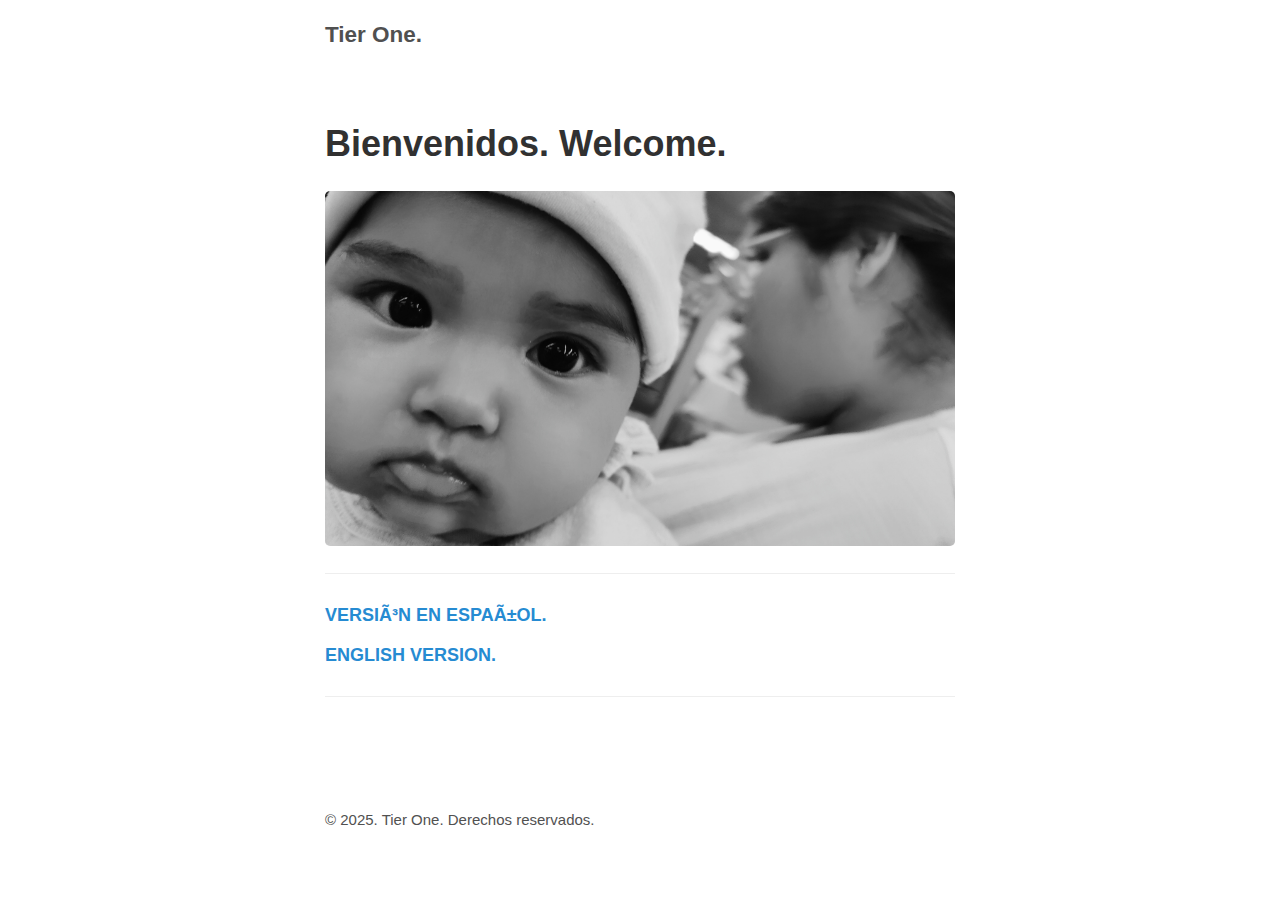
<file: index.html>
<!doctype html>
<html prefix="og: https://ogp.me/ns#">

	<head>
		<meta charset='UTF-8.html'>
		<meta name='viewport' content='width=device-width initial-scale=1.html'>
		<title>Tier One</title>
		<link rel="stylesheet" href="styles.css">
		<link rel="apple-touch-icon" sizes="180x180" href="favicon_io/apple-touch-icon.png">
		<link rel="icon" type="image/png" sizes="32x32" href="favicon_io/favicon-32x32.png">
		<link rel="icon" type="image/png" sizes="16x16" href="favicon_io/favicon-16x16.png">
		<link rel="manifest" href="favicon_io/site.webmanifest">
		<meta property="og:title" content="Tier One English." />
		<meta property="og:description" content="Bienvenidos. Welcome." />
		<meta property="og:type" content="website" />
		<meta property="og:url" content="https://wallaceheller.github.io/tier-one-english/" />
		<meta property="og:image" content="https://wallaceheller.github.io/tier-one-english/img/bg8-alt-tiny.jpg" name="image">
		<link rel="canonical" href="https://wallaceheller.github.io/tier-one-english/" />
	</head>

	<body>
		<div class="container content">
			<header class="masthead">
				<h3 class="masthead-title" style="display:inline-block;">
					Tier One.</h3>
                    <span style="display:inline-block;font-size:1.25rem;"></span>
			</header>
			<h1>Bienvenidos. Welcome.</h1>
			<img src="img/bg8.jpg">
			<hr>
			<p style="text-transform: uppercase; font-weight: 700;"><a href="es/index.html">Versión&nbsp;en&nbsp;español.</a></p>
			<p style="text-transform: uppercase; font-weight: 700;"><a href="en/index.html">English&nbsp;Version.</a></p>
			<hr>
            <p>&nbsp;</p>
			<p>&nbsp;</p>
			<footer class="footer">
				<small>
					&copy; 2025. Tier One. Derechos reservados.
				</small>
			</footer>
		</div>
	</body>

</html>
</file>
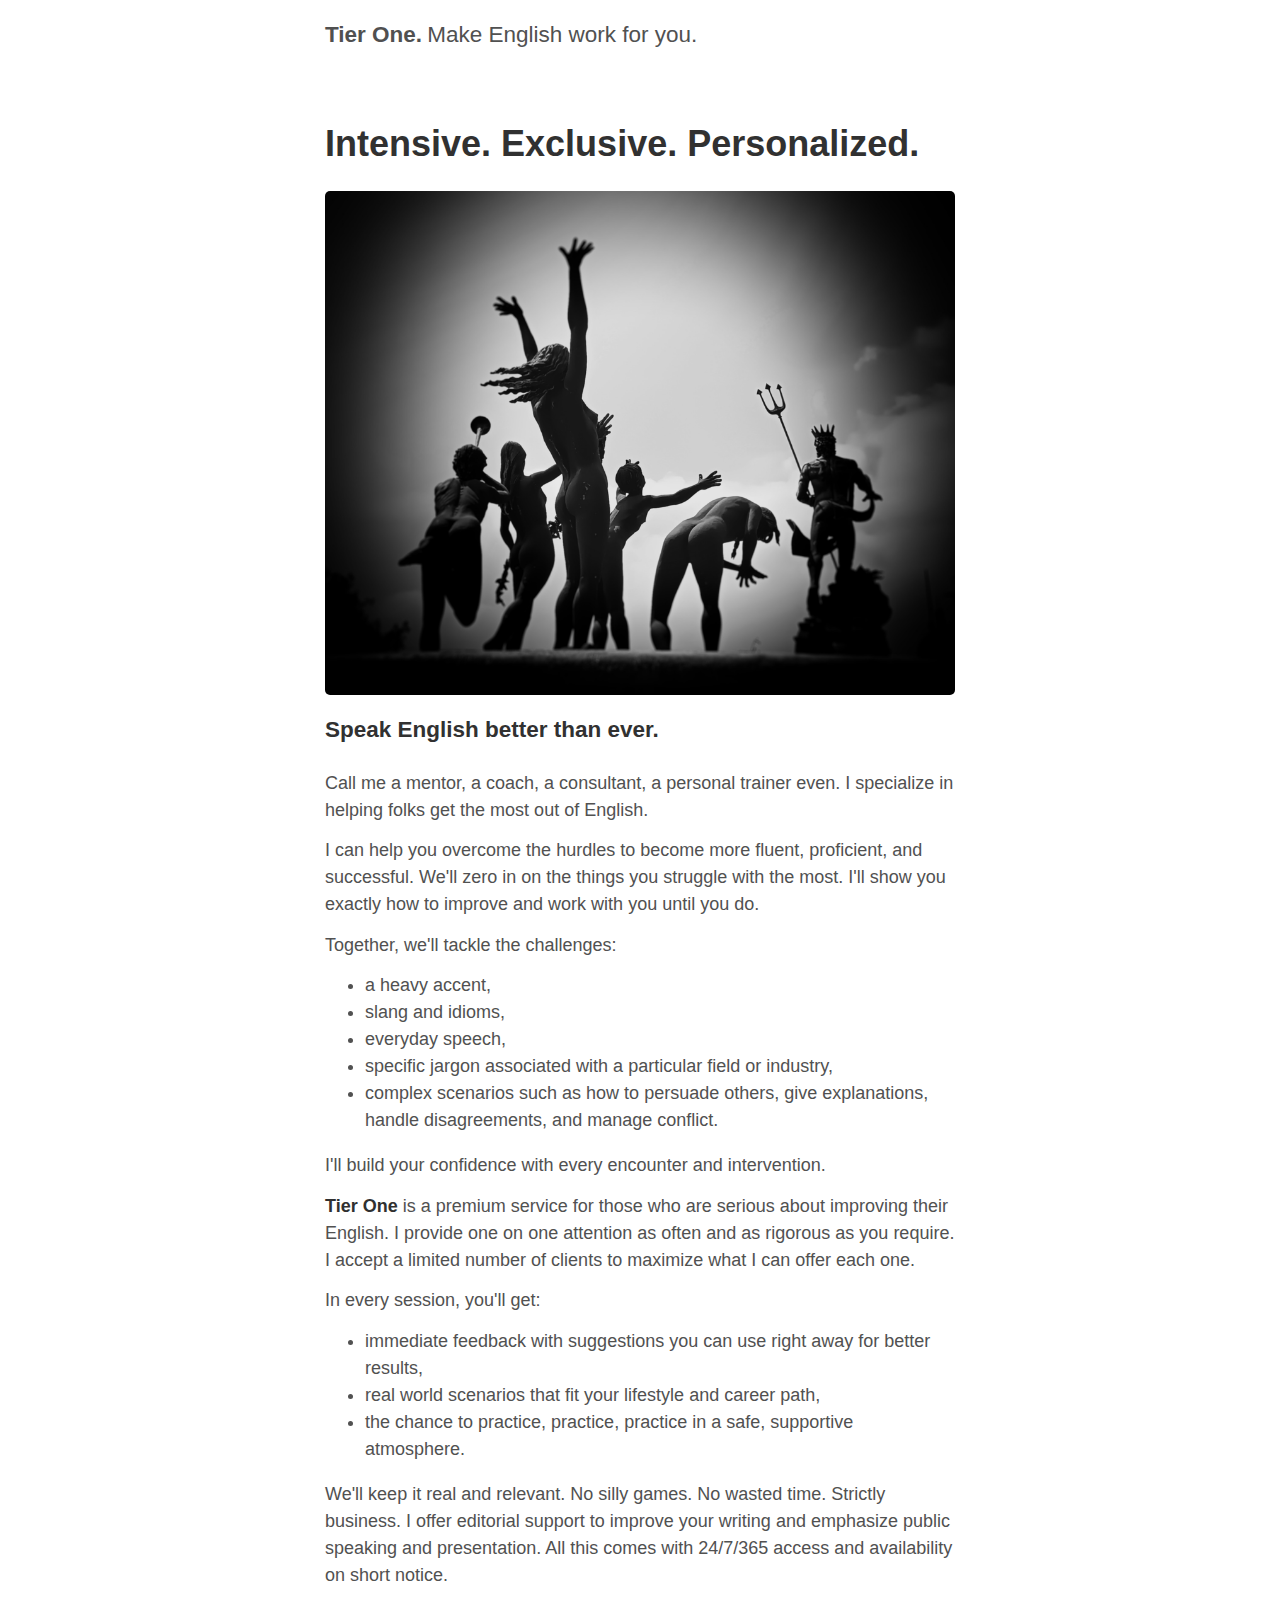
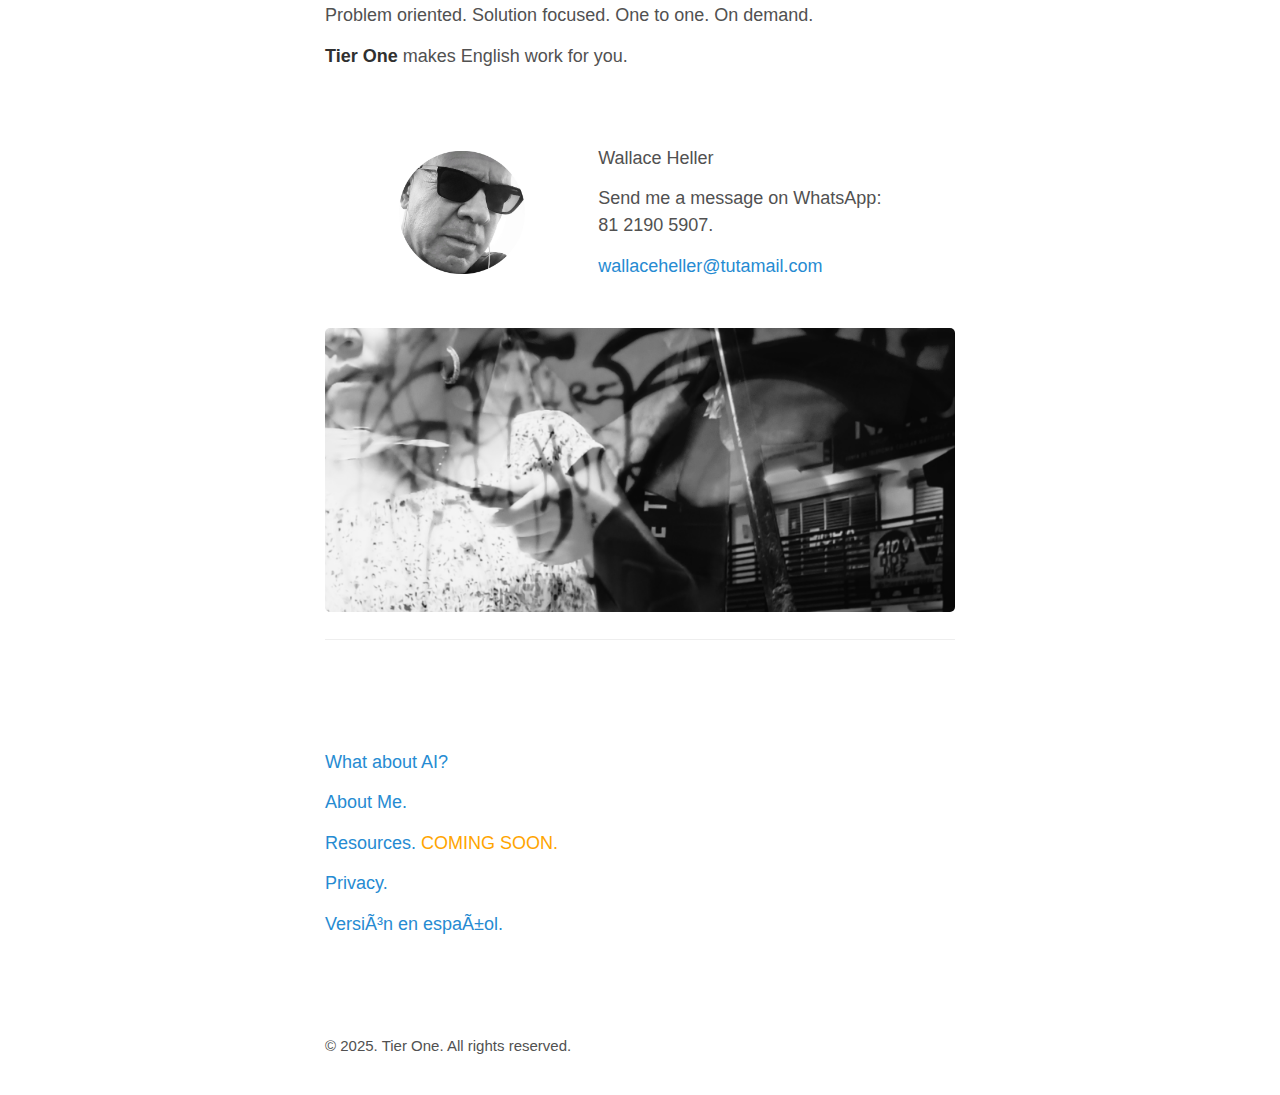
<file: en/index.html>
<!doctype html>
<html prefix="og: https://ogp.me/ns#">

	<head>
		<meta charset='UTF-8.html'>
		<meta name='viewport' content='width=device-width initial-scale=1.html'>
		<title>Tier One</title>
		<link rel="stylesheet" href="../styles.css">
		<link rel="apple-touch-icon" sizes="180x180" href="../favicon_io/apple-touch-icon.png">
		<link rel="icon" type="image/png" sizes="32x32" href="../favicon_io/favicon-32x32.png">
		<link rel="icon" type="image/png" sizes="16x16" href="../favicon_io/favicon-16x16.png">
		<link rel="manifest" href="../favico_io/site.webmanifest">
		<meta property="og:title" content="Intensive. Exclusive. Personalized." />
		<meta property="og:description" content="I specialize in helping folks get the most out of English." />
		<meta property="og:type" content="website" />
		<meta property="og:url" content="https://wallaceheller.github.io/tier-one-english/en/index.html" />
		<meta property="og:image" content="https://wallaceheller.github.io/en/img/social.png?v=5" name="image">
		<link rel="canonical" href="https://wallaceheller.github.io/tier-one-english/en/index.html" />
	</head>

	<body>
		<div class="container content">
			<header class="masthead">
				<h3 class="masthead-title" style="display:inline-block;">
					Tier One.</h3>
                    <span style="display:inline-block;font-size:1.25rem;">Make English work for you.</span>
			</header>
			<h1>Intensive. Exclusive. Personalized.</h1>
			<img src="../img/inicio-1.jpg">
			<p class="caption"></p>
			<br>
			<h3>Speak English better than ever.</h3>
			
			<p>Call me a mentor, a coach, a consultant, a personal trainer even. I specialize in helping folks get the most out of English.
				
			<p>I can help you overcome the hurdles to become more fluent, proficient, and successful. We'll zero in on the things you struggle with the most. I'll show you exactly how to improve and work with you until you do.</p>

			<p>Together, we'll tackle the challenges:
				<ul>
					<li>a heavy accent,</li>
					<li>slang and idioms,</li>
					<li>everyday speech,</li>
					<li>specific jargon associated with a particular field or industry,</li>
					<li>complex scenarios such as how to persuade others, give explanations, handle disagreements, and manage conflict.</li>
				</ul>
				I'll build your confidence with every encounter and intervention.</p>
			<p><strong>Tier One</strong> is a premium service for those who are serious about improving their English. I provide one on one attention as often and as rigorous as you require. I accept a limited number of clients to maximize what I can offer each one.</p>
			<p>In every session, you'll get:
				<ul>
					<li>immediate feedback with suggestions you can use right away for better results,</li>
					<li>real world scenarios that fit your lifestyle and career path,</li>
					<li>the chance to practice, practice, practice in a safe, supportive atmosphere.</li>
				</ul>
				We'll keep it real and relevant. No silly games. No wasted time. Strictly business. I offer editorial support to improve your writing and emphasize public speaking and presentation. All this comes with 24/7/365 access and availability on short notice.</p>
			<p>Problem oriented. Solution focused. One to one. On demand.</p>
			<p><strong>Tier One</strong> makes English work for you.</p>
			<p>&nbsp;</p>
			<div style="display: flex;align-items: center;justify-content: space-evenly;">
				<img src="../img/wallace-avatar-tiny.png" style="width:20%;">
				<div id="contact">
					<p>Wallace Heller</p>
					<p>Send me a message on WhatsApp:<br>81 2190 5907.</p>
					<p><a href='mailto:wallaceheller@tutamail.com' target='_blank' class='url'>wallaceheller@tutamail.com</a></p>
				</div>
			</div>
			<img src="../img/inicio-2.jpg">
			<hr>
            <p>&nbsp;</p>
			<p>&nbsp;</p>
			<p><a href="AI.html">What about AI?</a></p>
			<p><a href="about.html">About Me.</a></p>
			<p><a href="resources.html">Resources.</a><span style="color:orange;"> COMING SOON.</span></p>
			<p><a href="privacy.html">Privacy.</a></p>
			<p><a href="https://wallaceheller.github.io/tier-one-english/es/index.html">Versión en español.</a></p>
            <p>&nbsp;</p>
			<p>&nbsp;</p>
			<footer class="footer">
				<small>
					&copy; 2025. Tier One. All rights reserved.
				</small>
			</footer>
		</div>
	</body>

</html>
</file>
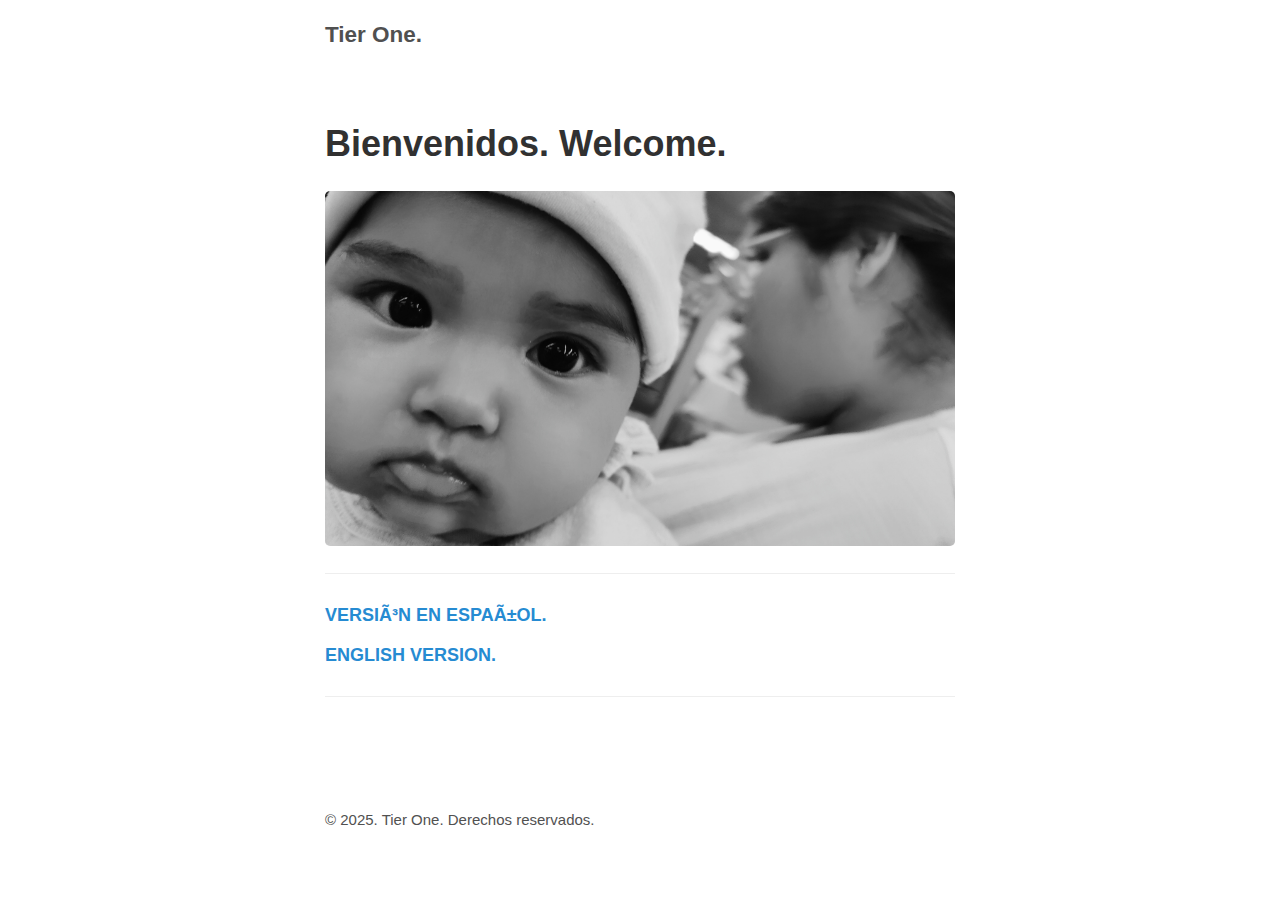
<file: entrada/index.html>
<!doctype html>
<html prefix="og: https://ogp.me/ns#">

	<head>
		<meta charset='UTF-8.html'>
		<meta name='viewport' content='width=device-width initial-scale=1.html'>
		<title>TIER ONE</title>
		<link rel="stylesheet" href="styles.css">
		<link rel="apple-touch-icon" sizes="180x180" href="favicon_io/apple-touch-icon.png">
		<link rel="icon" type="image/png" sizes="32x32" href="favicon_io/favicon-32x32.png">
		<link rel="icon" type="image/png" sizes="16x16" href="favicon_io/favicon-16x16.png">
		<link rel="manifest" href="favicon_io/site.webmanifest">
		<meta property="og:title" content="Tier One English." />
		<meta property="og:description" content="Bienvenidos. Welcome." />
		<meta property="og:type" content="website" />
		<meta property="og:url" content="https://tier-one-english.github.io/entrada/" />
		<meta property="og:image" content="https://tier-one-english.github.io/entrada/img/bg8-alt-tiny.jpg" name="image">
		<link rel="canonical" href="https://tier-one-english.github.io/entrada/" />
	</head>

	<body>
		<div class="container content">
			<header class="masthead">
				<h3 class="masthead-title" style="display:inline-block;">
					Tier One.</h3>
                    <span style="display:inline-block;font-size:1.25rem;"></span>
			</header>
			<h1>Bienvenidos. Welcome.</h1>
			<img src="img/bg8.jpg">
			<hr>
			<p style="text-transform: uppercase; font-weight: 700;"><a href="https://tier-one-english.github.io/es/">Versión&nbsp;en&nbsp;español.</a></p>
			<p style="text-transform: uppercase; font-weight: 700;"><a href="https://tier-one-english.github.io/en/">English&nbsp;Version.</a></p>
			<hr>
            <p>&nbsp;</p>
			<p>&nbsp;</p>
			<footer class="footer">
				<small>
					&copy; 2025. Tier One. Derechos reservados.
				</small>
			</footer>
		</div>
	</body>

</html>
</file>
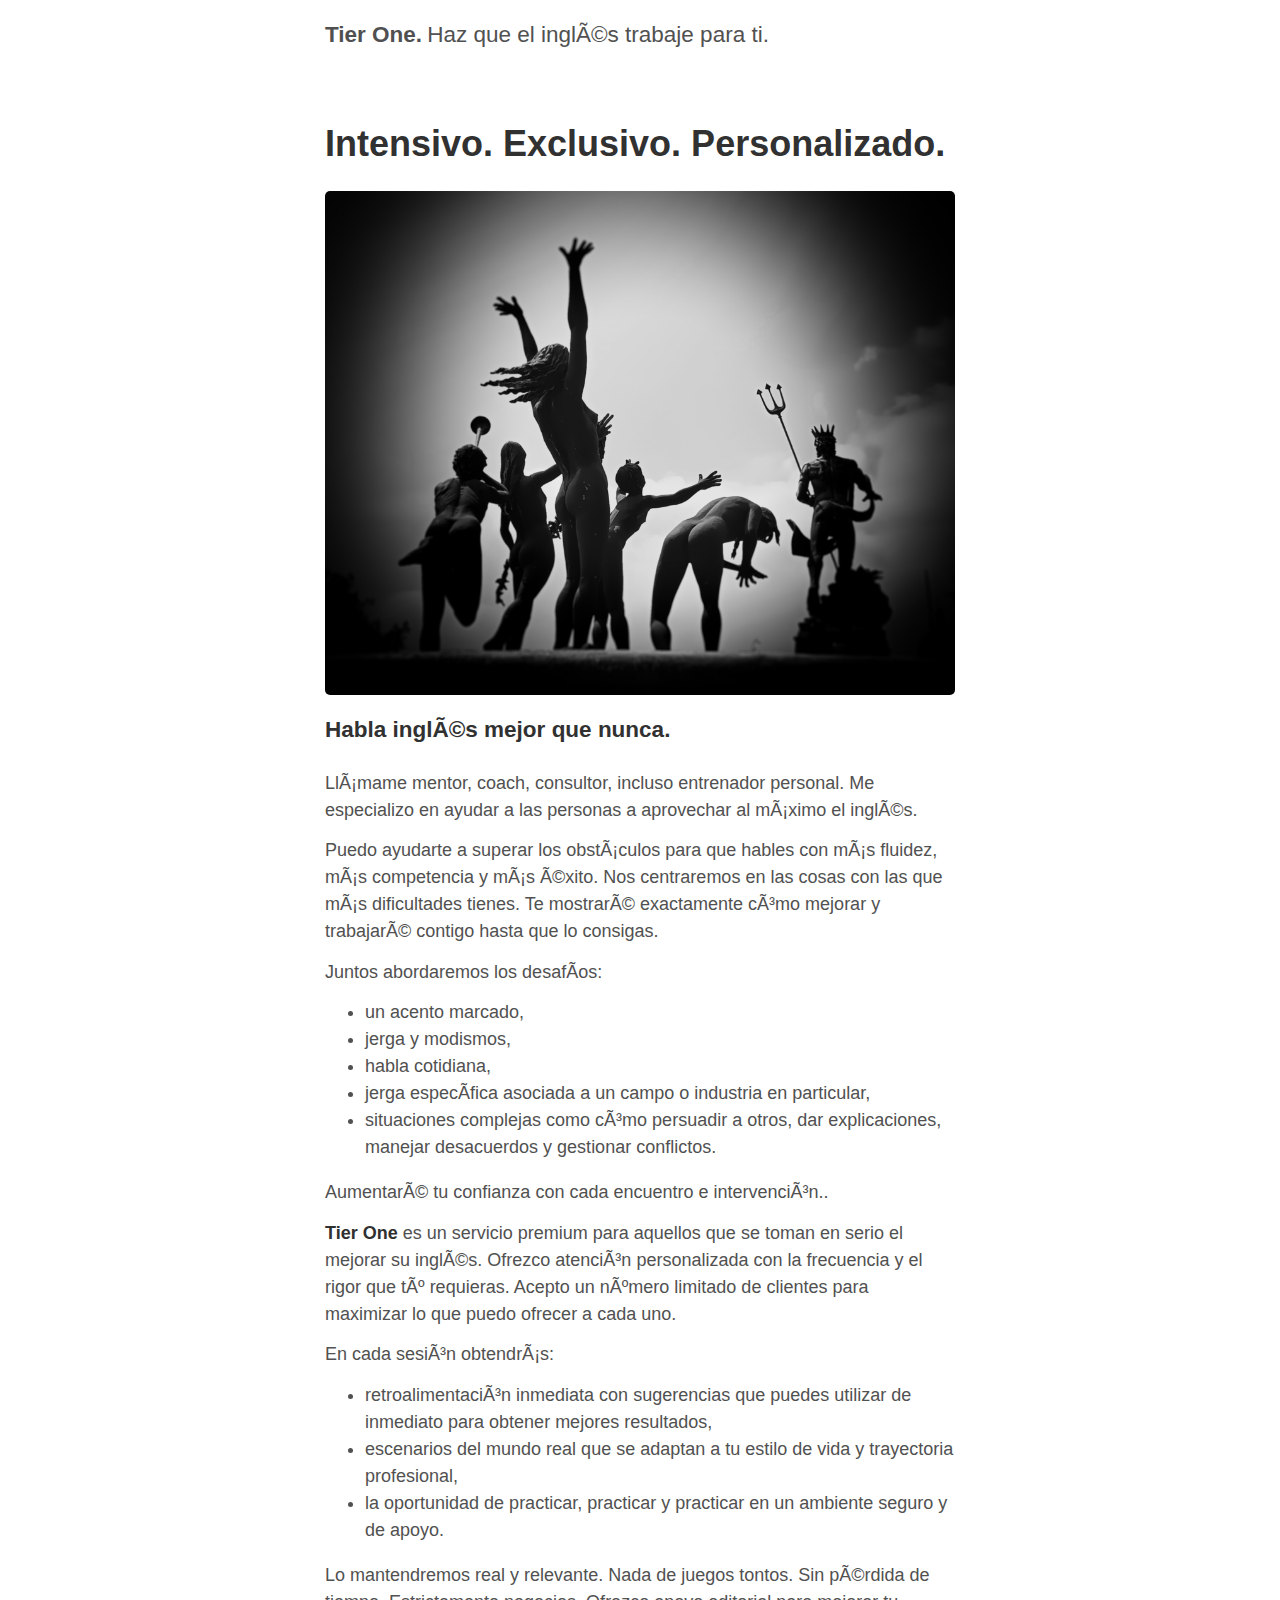
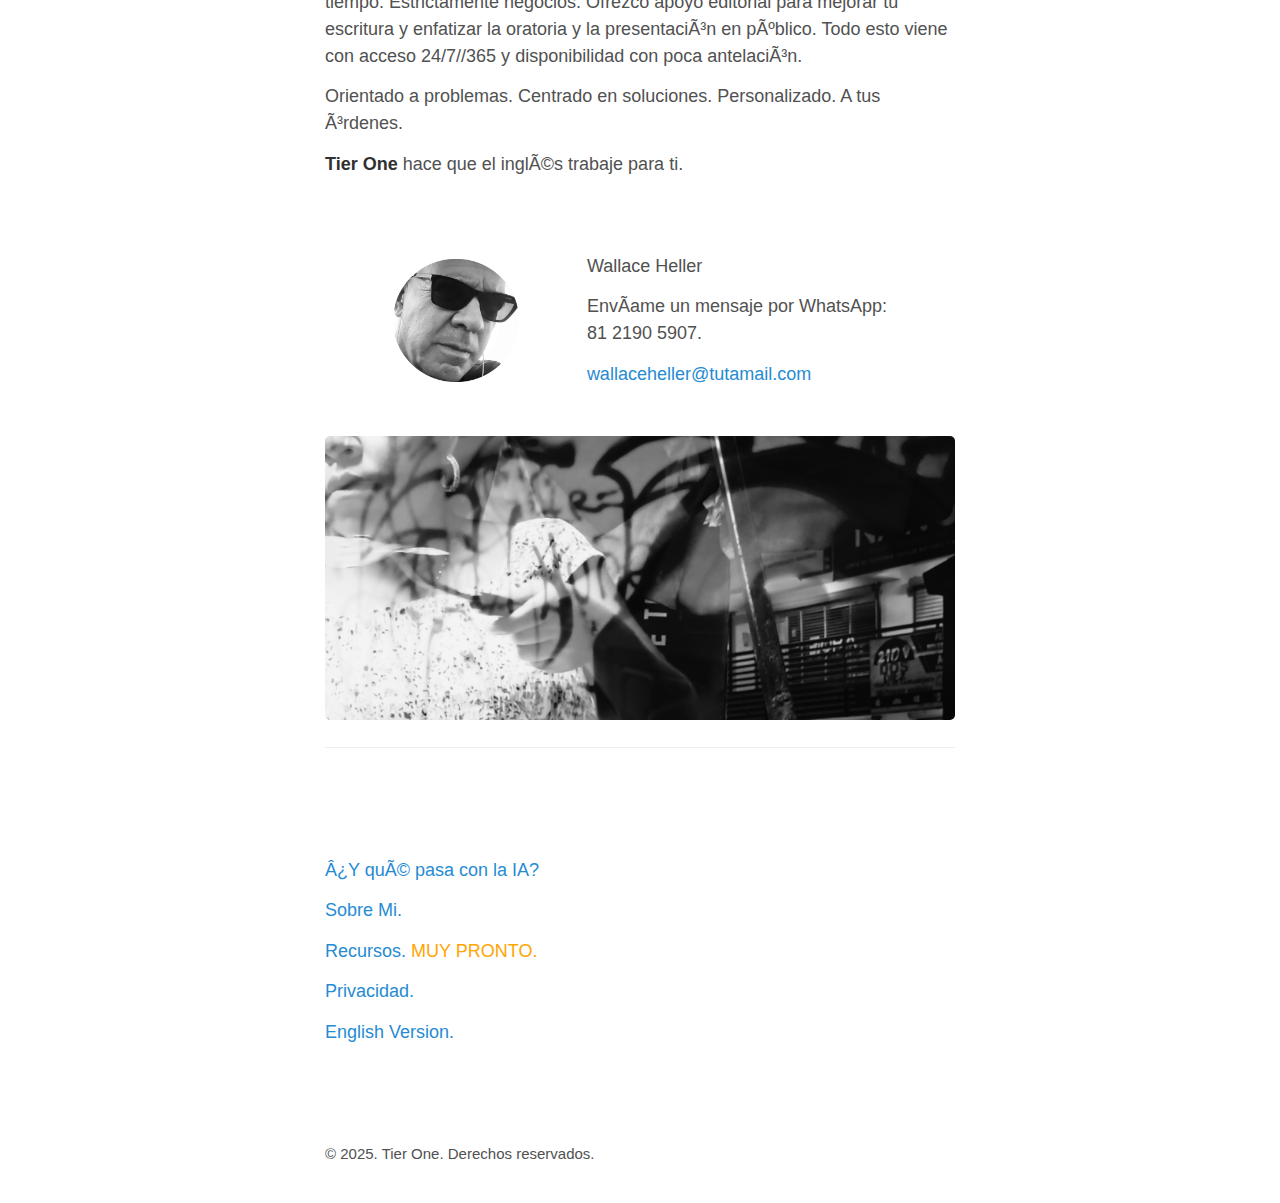
<file: es/index.html>
<!doctype html>
<html prefix="og: https://ogp.me/ns#">

	<head>	
		<meta charset='UTF-8.html'>
		<meta name='viewport' content='width=device-width initial-scale=1.html'>
		<title>Tier One</title>
		<link rel="stylesheet" href="../styles.css">
		<link rel="apple-touch-icon" sizes="180x180" href="../favicon_io/apple-touch-icon.png">
		<link rel="icon" type="image/png" sizes="32x32" href="../favicon_io/favicon-32x32.png">
		<link rel="icon" type="image/png" sizes="16x16" href="../favicon_io/favicon-16x16.png">
		<link rel="manifest" href="../favicon_io/site.webmanifest">
		<meta property="og:title" content="Tier One." />
		<meta property="og:description" content="Me especializo en ayudar a las personas a aprovechar el inglés al máximo." />
		<meta property="og:type" content="website" />
		<meta property="og:url" content="https://wallaceheller.github.io/tier-one-english/es/index.html" />
		<meta property="og:image" content="https://wallaceheller.github.io/tier-one-english/img/share.jpg" name="image">
		<link rel="canonical" href="https://wallaceheller.github.io/tier-one-english/es/index.html" />
	</head>

	<body>
		<div class="container content">
			<header class="masthead">
				<h3 class="masthead-title" style="display:inline-block;">
					Tier One.</h3>
                    <span style="display:inline-block;font-size:1.25rem;">Haz que el inglés trabaje para&nbsp;ti.</span>
			</header>
			<h1>Intensivo. Exclusivo. Personalizado.</h1>
			<img src="../img/inicio-1.jpg">
			<p class="caption"></p>
			<br>
			<h3>Habla inglés mejor que nunca.</h3>
			
			<p>Llámame mentor, coach, consultor, incluso entrenador personal. Me especializo en ayudar a las personas a aprovechar al máximo el inglés.</p>

			<p>Puedo ayudarte a superar los obstáculos para que hables con más fluidez, más competencia y más éxito. Nos centraremos en las cosas con las que más dificultades tienes. Te mostraré exactamente cómo mejorar y trabajaré contigo hasta que lo consigas.</p>

			<p>Juntos abordaremos los desafíos:
				<ul>
					<li>un acento marcado,</li>
					<li>jerga y modismos,</li>
					<li>habla cotidiana,</li>
					<li>jerga específica asociada a un campo o industria en particular,</li>
					<li>situaciones complejas como cómo persuadir a otros, dar explicaciones, manejar desacuerdos y gestionar conflictos.</li>
				</ul>
			</p>

			<p>Aumentaré tu confianza con cada encuentro e intervención..</p>

			<p><strong>Tier One</strong> es un servicio premium para aquellos que se toman en serio el mejorar su inglés. Ofrezco atención personalizada con la frecuencia y el rigor que tú requieras. Acepto un número limitado de clientes para maximizar lo que puedo ofrecer a cada uno.</p>

			<p>En cada sesión obtendrás:
				<ul>
					<li>retroalimentación inmediata con sugerencias que puedes utilizar de inmediato para obtener mejores resultados,</li>
					<li>escenarios del mundo real que se adaptan a tu estilo de vida y trayectoria profesional,</li>
					<li>la oportunidad de practicar, practicar y practicar en un ambiente seguro y de apoyo.</li>
				</ul>
			</p>

			<p>Lo mantendremos real y relevante. Nada de juegos tontos. Sin pérdida de tiempo. Estrictamente negocios. Ofrezco apoyo editorial para mejorar tu escritura y enfatizar la oratoria y la presentación en público. Todo esto viene con acceso 24/7//365 y disponibilidad con poca antelación.</p>
			<p>Orientado a problemas. Centrado en soluciones. Personalizado. A tus órdenes.</p>
			<p><strong>Tier One</strong> hace que el inglés trabaje para ti.</p>
			<p>&nbsp;</p>
			<div style="display: flex;align-items: center;justify-content: space-evenly;">
				<img src="../img/wallace-avatar-tiny.png" style="width:20%;">
				<div id="contact">
					<p>Wallace Heller</p>
					<p>Envíame un mensaje por WhatsApp:<br>81 2190 5907.</p>
					<p><a href='mailto:wallaceheller@tutamail.com' target='_blank' class='url'>wallaceheller@tutamail.com</a></p>
				</div>
			</div>
			<img src="../img/inicio-2.jpg">
			<hr>
            <p>&nbsp;</p>
			<p>&nbsp;</p>
			<p><a href="IA.html">¿Y qué pasa con la IA?</a></p>
			<p><a href="sobre-mi.html">Sobre Mi.</a></p>
			<p><a href="recursos.html">Recursos.</a><span style="color:orange;"> MUY PRONTO.</span></p> 
			<p><a href="privacidad.html">Privacidad.</a></p>
			<p><a href="https://wallaceheller.github.io/tier-one-english/en/index.html">English Version.</a></p>
            <p>&nbsp;</p>
			<p>&nbsp;</p>
			<footer class="footer">
				<small>
					&copy; 2025. Tier One. Derechos reservados.
				</small>
			</footer>
		</div>
	</body>

</html>
</file>
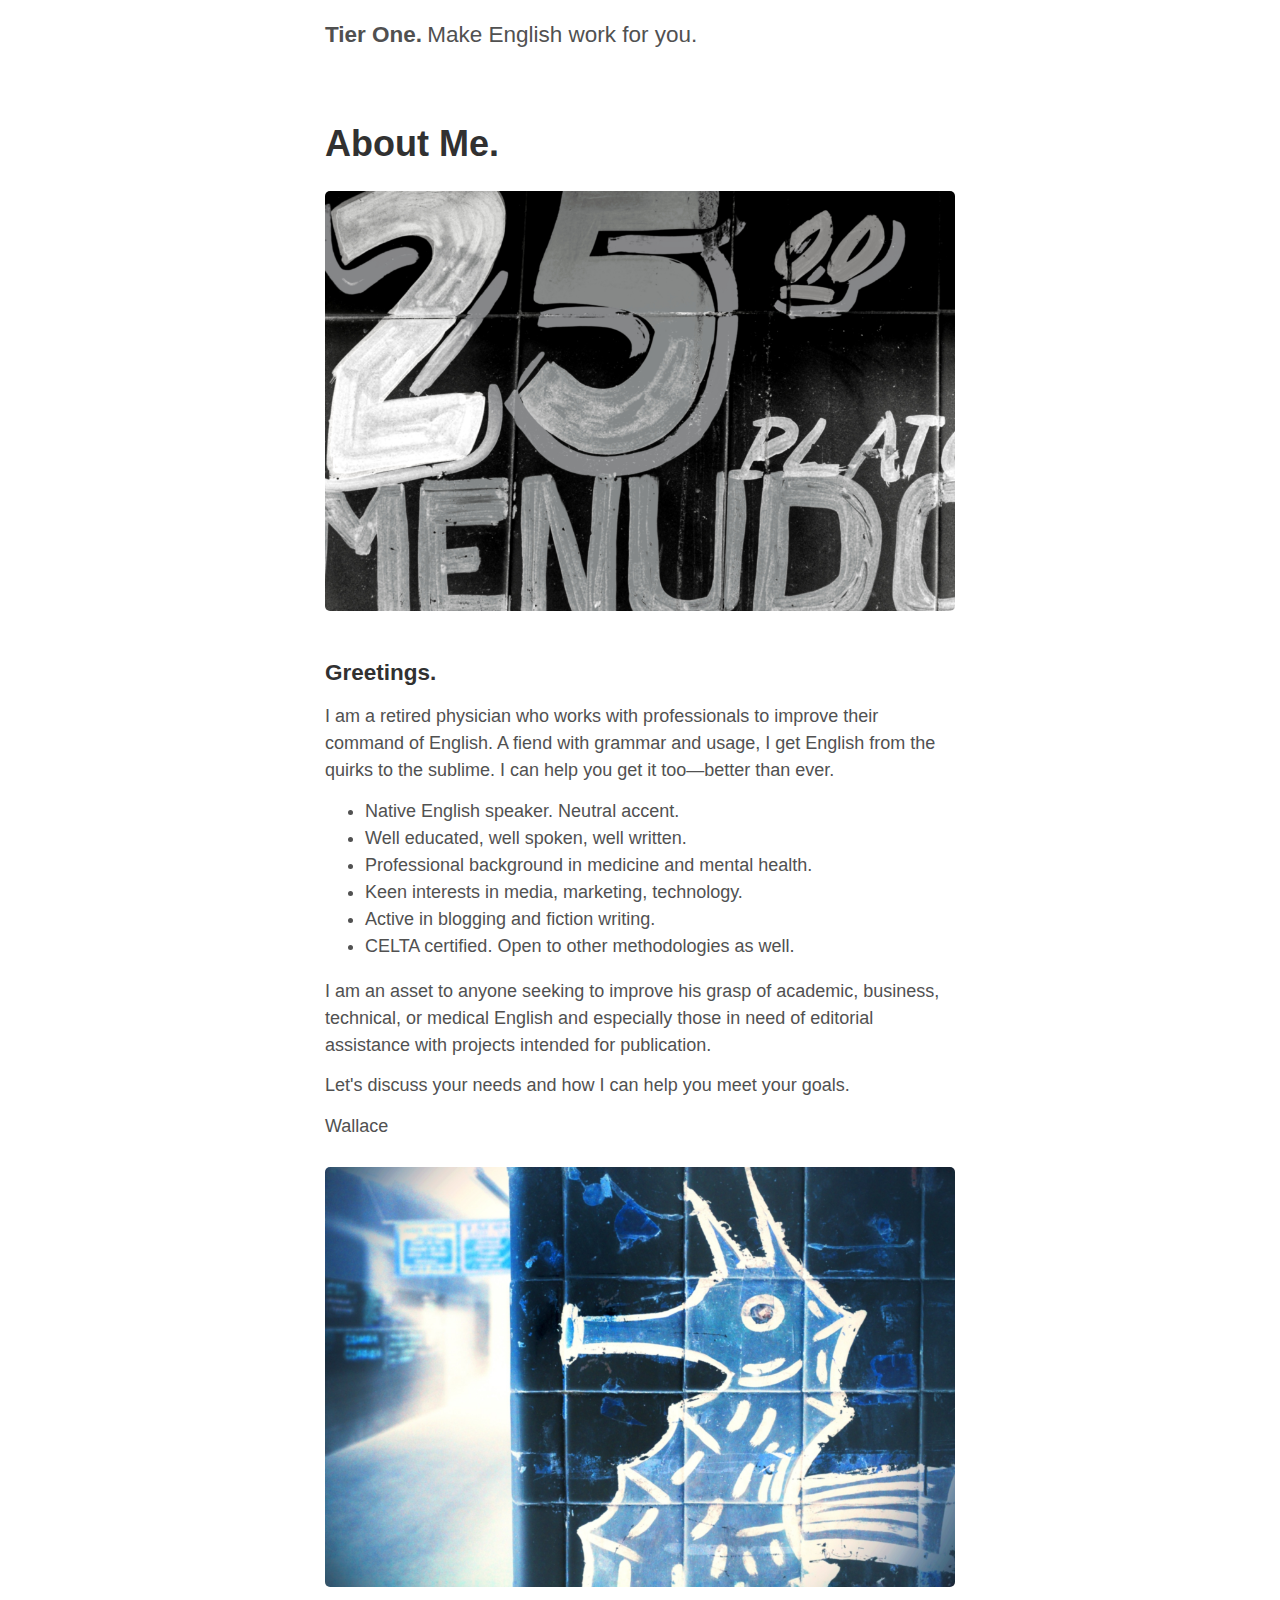
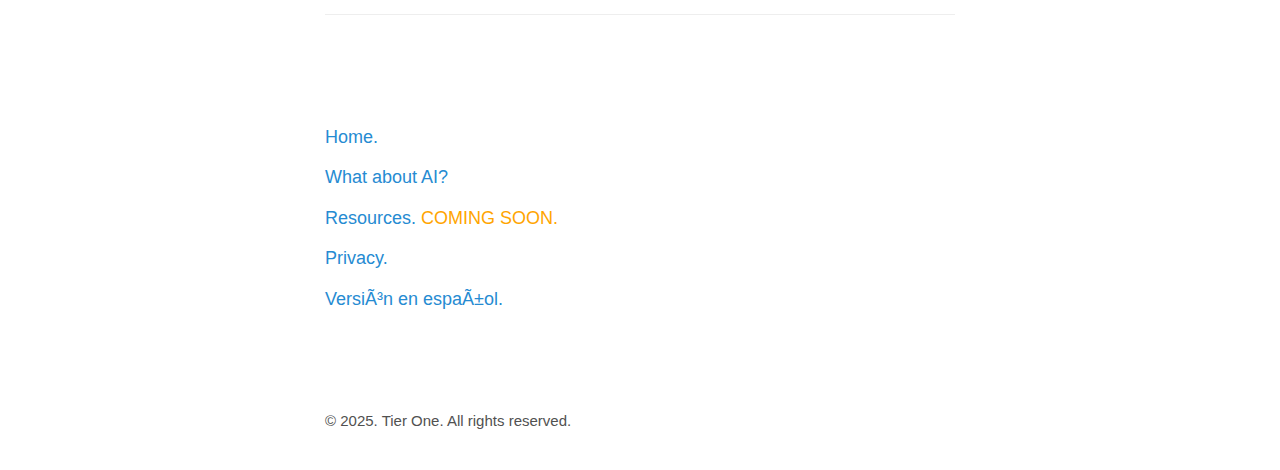
<file: en/about.html>
<!doctype html>
<html prefix="og: https://ogp.me/ns#">

	<head>
		<meta charset='UTF-8.html'>
		<meta name='viewport' content='width=device-width initial-scale=1.html'>
		<title>Tier One</title>
		<link rel="stylesheet" href="../styles.css">
		<link rel="apple-touch-icon" sizes="180x180" href="../favicon_io/apple-touch-icon.png">
		<link rel="icon" type="image/png" sizes="32x32" href="../favicon_io/favicon-32x32.png">
		<link rel="icon" type="image/png" sizes="16x16" href="../favicon_io/favicon-16x16.png">
		<link rel="manifest" href="../favico_io/site.webmanifest">
		<meta property="og:title" content="About Me." />
		<meta property="og:type" content="website" />
		<meta property="og:url" content="https://wallaceheller.github.io/tier-one-english/en/about.html" />
		<meta property="og:image" content="https://wallaceheller.github.io/tier-one-english/img/share.png" name="image">
		<link rel="canonical" href="https://wallaceheller.github.io/tier-one-english/en/about.html" />
	</head>

	<body>
		<div class="container content">
			<header class="masthead">
				<h3 class="masthead-title" style="display:inline-block;">
					Tier One.</h3>
                    <span style="display:inline-block;font-size:1.25rem;">Make English work for you.</span>
			</header>
			<h1>About Me.</h1>
			<img src="../img/about-1-neg.jpg">
			<p class="caption"></p>
			<br>
			<h3 style="margin: 0.5rem 0;">Greetings.</h3>
			<p>I am a retired physician who works with professionals to improve their command of English. A fiend with grammar and usage, I get English from the quirks to the sublime. I can help you get it too&mdash;better than ever.
				<ul>
					<li>Native English speaker. Neutral accent.</li>
					<li>Well educated, well spoken, well written.</li>
					<li>Professional background in medicine and mental health.</li>
					<li>Keen interests in media, marketing, technology.</li>
					<li>Active in blogging and fiction writing.</li>
					<li>CELTA certified. Open to other methodologies as well.</li>
				</ul></p>

				<p>I am an asset to anyone seeking to improve his grasp of academic, business, technical, or medical English and especially those in need of editorial assistance with projects intended for publication.</p>

				<p>Let's discuss your needs and how I can help you meet your goals.</p>

				<P>Wallace</P>
				
			<img src="../img/about-2-neg.jpg">
			<hr>
            <p>&nbsp;</p>
			<p>&nbsp;</p>
			<p><a href="index.html">Home.</a></p>
			<p><a href="AI.html">What about AI?</a></p>
			<p><a href="resources.html">Resources.</a><span style="color:orange;"> COMING SOON.</span></p> 
			<p><a href="privacy.html">Privacy.</a></p>
			<p><a href="https://wallaceheller.github.io/tier-one-english/es/index.html">Versión en español.</a></p>
            <p>&nbsp;</p>
			<p>&nbsp;</p>
			<footer class="footer">
				<small>
					&copy; 2025. Tier One. All rights reserved.
				</small>
			</footer>
		</div>
	</body>

</html>
</file>
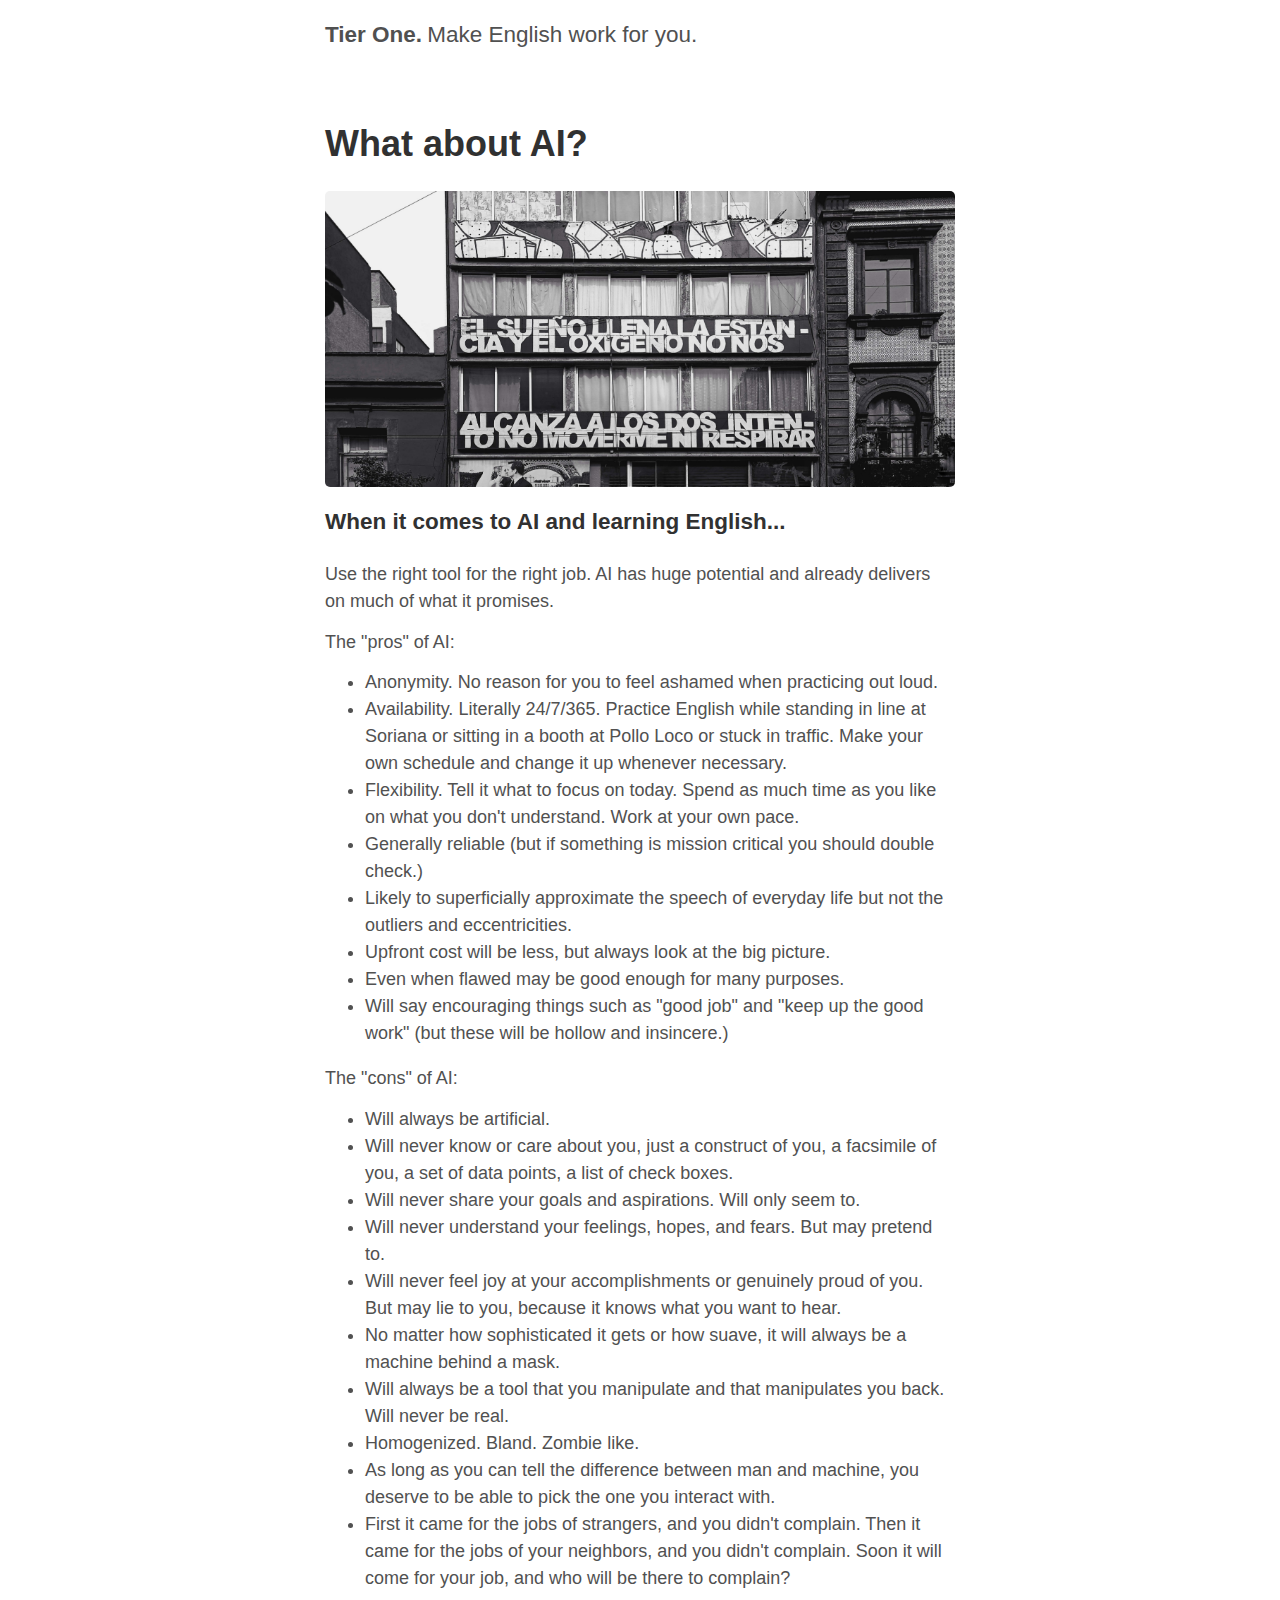
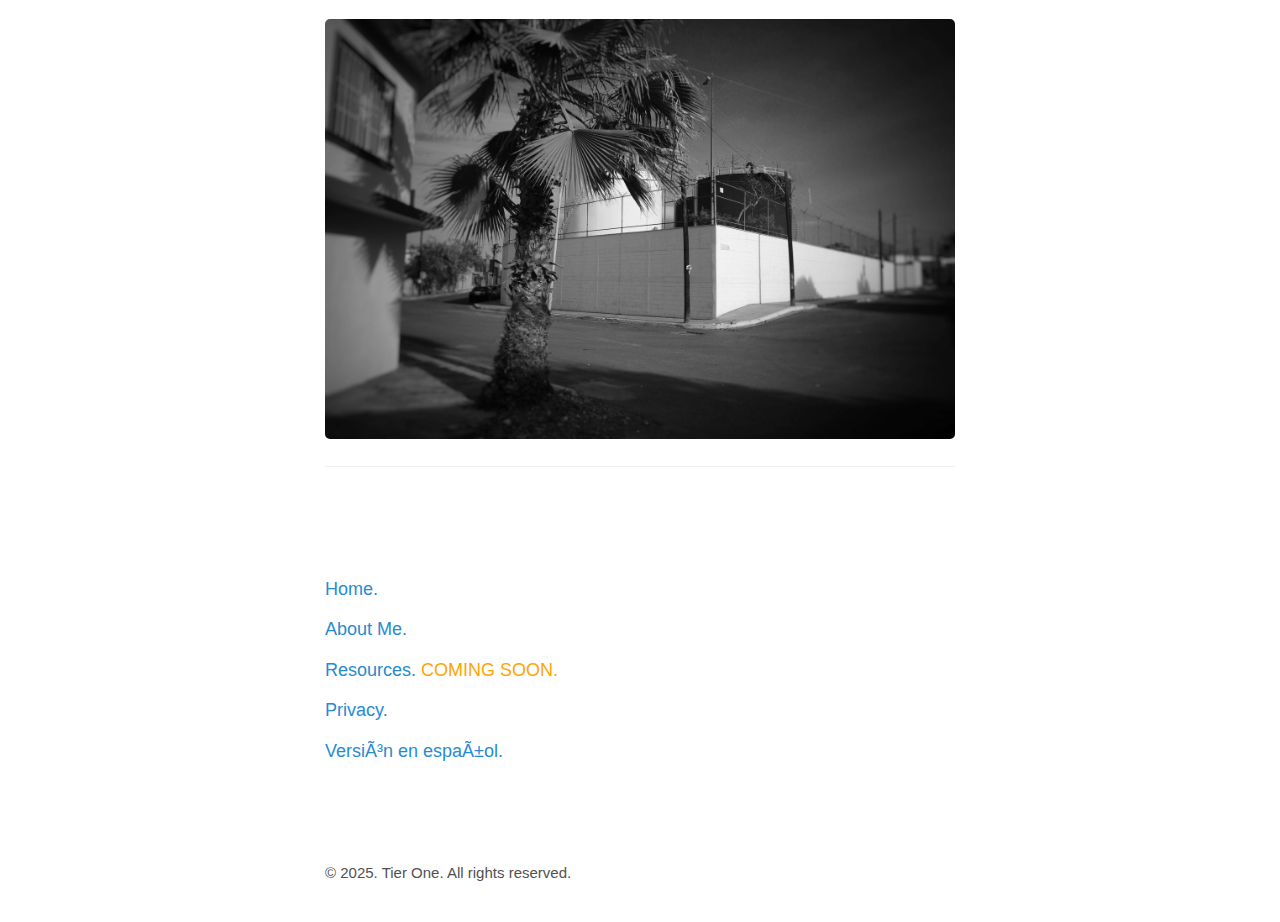
<file: en/AI.html>
<!doctype html>
<html prefix="og: https://ogp.me/ns#">

	<head>
		<meta charset='UTF-8.html'>
		<meta name='viewport' content='width=device-width initial-scale=1.html'>
		<title>Tier One</title>
		<link rel="stylesheet" href="../styles.css">
		<link rel="apple-touch-icon" sizes="180x180" href="../favicon_io/apple-touch-icon.png">
		<link rel="icon" type="image/png" sizes="32x32" href="../favicon_io/favicon-32x32.png">
		<link rel="icon" type="image/png" sizes="16x16" href="../favicon_io/favicon-16x16.png">
		<link rel="manifest" href="../favico_io/site.webmanifest">
		<meta property="og:title" content="What about AI?" />
		<meta property="og:type" content="website" />
		<meta property="og:url" content="https://wallaceheller.github.io/tier-one-english/en/resources.html" />
		<meta property="og:image" content="https://wallaceheller.github.io/img/share.png" name="image">
		<link rel="canonical" href="https://wallaceheller.github.io/tier-one-english/en/resources.html" />
	</head>

	<body>
		<div class="container content">
			<header class="masthead">
				<h3 class="masthead-title" style="display:inline-block;">
					Tier One.</h3>
                    <span style="display:inline-block;font-size:1.25rem;">Make English work for you.</span>
			</header>
			<h1>What about AI?</h1>
			<img src="../img/ai-1.jpg">
			<p class="caption"></p>
			<br>
			<h3>When it comes to AI and learning English...</h3>
			<p>Use the right tool for the right job. AI has huge potential and already delivers on much of what it promises.</p>
			<p>The "pros" of AI:<ul>
				<li>Anonymity. No reason for you to feel ashamed when practicing out loud.</li>
				<li>Availability. Literally 24/7/365. Practice English while standing in line at Soriana or sitting in a booth at Pollo Loco or stuck in traffic. Make your own schedule and change it up whenever necessary.</li>
				<li>Flexibility. Tell it what to focus on today. Spend as much time as you like on what you don't understand. Work at your own pace.</li>
				<li>Generally reliable (but if something is mission critical you should double check.)</li>
				<li>Likely to superficially approximate the speech of everyday life but not the outliers and eccentricities.</li>
				<li>Upfront cost will be less, but always look at the big picture.</li>
				<li>Even when flawed may be good enough for many purposes.</li>
				<li>Will say encouraging things such as "good job" and "keep up the good work" (but these will be hollow and insincere.)</li>
			</ul></p>
			<p>The "cons" of AI:<ul>
				<li>Will always be artificial.</li>
				<li>Will never know or care about you, just a construct of you, a facsimile of you, a set of data points, a list of check boxes.</li>
				<li>Will never share your goals and aspirations. Will only seem to.</li>
				<li>Will never understand your feelings, hopes, and fears. But may pretend to.</li>
				<li>Will never feel joy at your accomplishments or genuinely proud of you. But may lie to you, because it knows what you want to hear.</li>
				<li>No matter how sophisticated it gets or how suave, it will always be a machine behind a mask.</li>
				<li>Will always be a tool that you manipulate and that manipulates you back. Will never be real.</li>
				<li>Homogenized. Bland. Zombie like.</li>
				<li>As long as you can tell the difference between man and machine, you deserve to be able to pick the one you interact with.</li>
				<li>First it came for the jobs of strangers, and you didn't complain. Then it came for the jobs of your neighbors, and you didn't complain. Soon it will come for your job, and who will be there to complain?</li>
			</ul></p>
			<img src="../img/ai-2.jpg">
			<hr>
            <p>&nbsp;</p>
			<p>&nbsp;</p>
			<p><a href="index.html">Home.</a></p>
			<p><a href="about.html">About Me.</a></p>
			<p><a href="resources.html">Resources.</a><span style="color:orange;"> COMING SOON.</span></p> 
			<p><a href="privacy.html">Privacy.</a></p>
			<p><a href="https://wallaceheller.github.io/tier-one-english/es/index.html">Versión en español.</a></p>
            <p>&nbsp;</p>
			<p>&nbsp;</p>
			<footer class="footer">
				<small>
					&copy; 2025. Tier One. All rights reserved.
				</small>
			</footer>
		</div>
	</body>

</html>
</file>
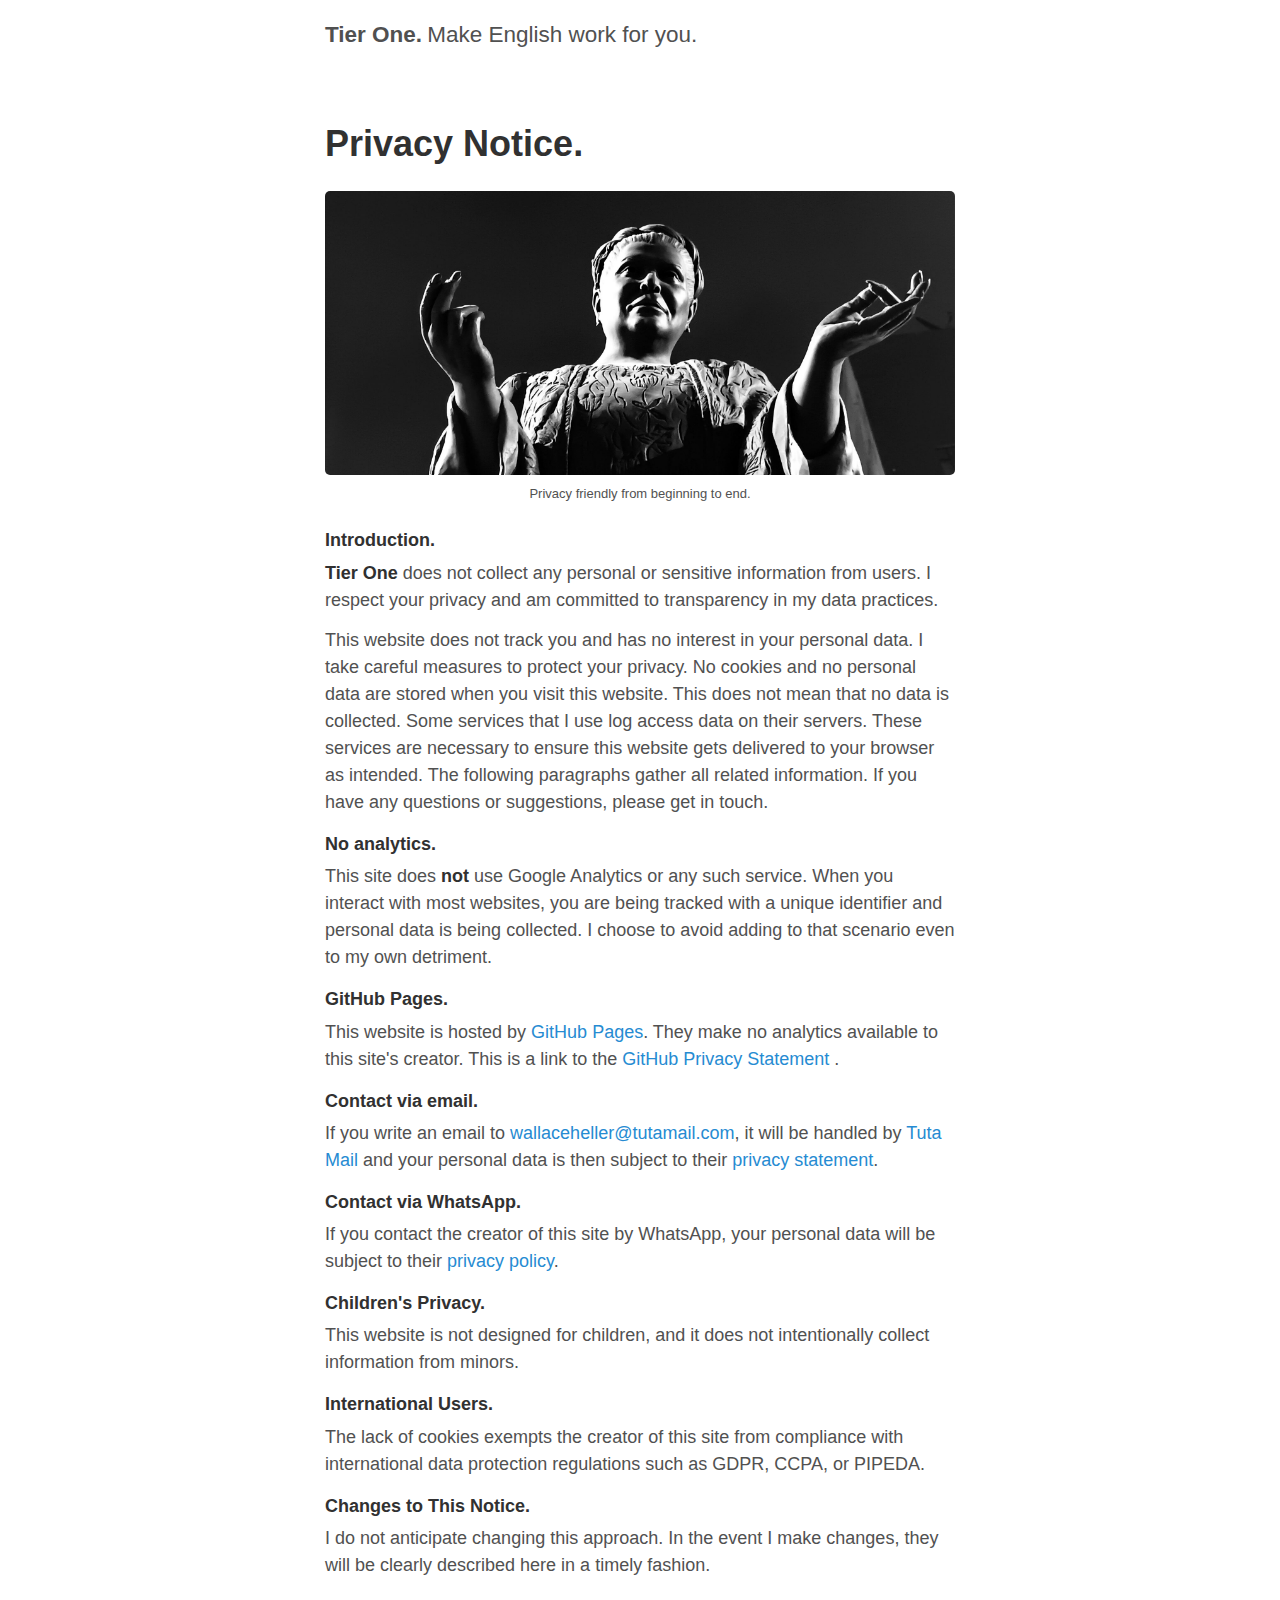
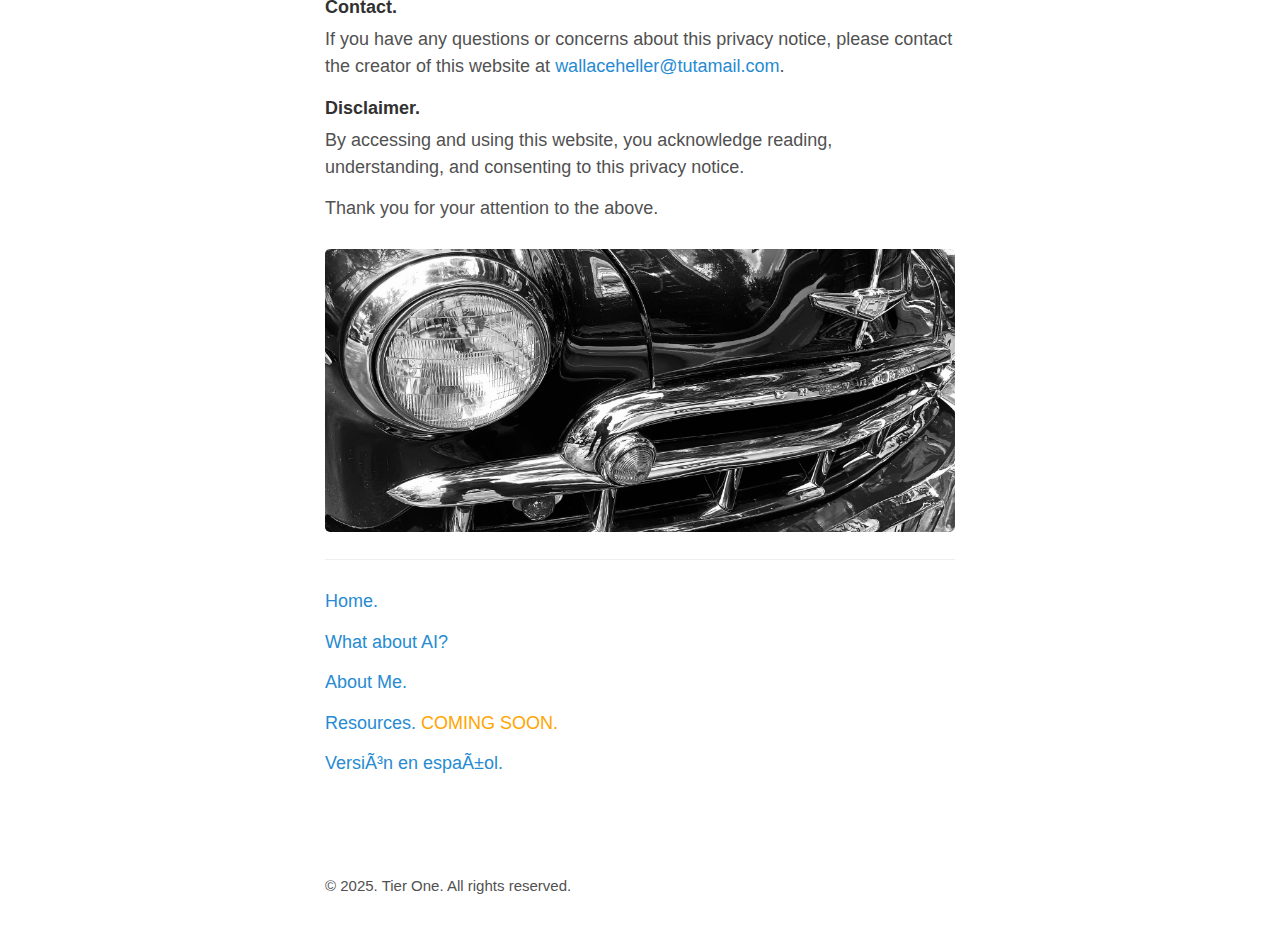
<file: en/privacy.html>
<!doctype html>
<html prefix="og: https://ogp.me/ns#">

	<head>
		<meta charset='UTF-8.html'>
		<meta name='viewport' content='width=device-width initial-scale=1.html'>
		<title>Tier One</title>
		<link rel="stylesheet" href="../styles.css">
		<link rel="apple-touch-icon" sizes="180x180" href="../favicon_io/apple-touch-icon.png">
		<link rel="icon" type="image/png" sizes="32x32" href="../favicon_io/favicon-32x32.png">
		<link rel="icon" type="image/png" sizes="16x16" href="../favicon_io/favicon-16x16.png">
		<link rel="manifest" href="../favico_io/site.webmanifest">
		<meta property="og:title" content="Privacy Notice" />
		<meta property="og:type" content="website" />
		<meta property="og:url" content="https://wallaceheller.github.io/tier-one-english/en/privacy.html" />
		<meta property="og:image" content="https://wallaceheller.github.io/tier-one-english/img/share.png" name="image">
		<link rel="canonical" href="https://wallaceheller.github.io/tier-one-english/en/privacy.html" />
	</head>

	<body>
		<div class="container content">
			<header class="masthead">
				<h3 class="masthead-title" style="display:inline-block;">
					Tier One.</h3>
				<span style="display:inline-block;font-size:1.25rem;">Make English work for you.</span>
			</header>
			<h1>Privacy Notice.</h1>
			<img src="../img/privacy-1.jpg">
			<p class="caption">Privacy friendly from beginning to end.</p>
			<h4>Introduction.</h4>
			<p><strong>Tier One</strong> does not collect any personal or sensitive information from users. I respect your privacy and am committed to transparency in my data practices.</p>
			<p>This website does not track you and has no interest in your personal data. I take careful measures to protect your privacy. No cookies and no personal data are stored when you visit this website. This does not mean that no data is collected. Some services that I use log access data on their servers. These services are necessary to ensure this website gets delivered to your browser as intended. The following paragraphs gather all related information. If you have any questions or suggestions, please get in touch.</p>
			<h4>No analytics.</h4>
			<p>This site does <strong>not</strong> use Google Analytics or any such service. When you interact with most websites, you are being tracked with a unique identifier and personal data is being collected. I choose to avoid adding to that scenario even to my own detriment.</p>
			<h4>GitHub Pages.</h4>
			<p>This website is hosted by <a href='https://pages.github.com/'>GitHub Pages</a>. They make no analytics available to this site&#39;s creator. This is a link to the <a href='https://docs.github.com/en/site-policy/privacy-policies/github-general-privacy-statement'>GitHub Privacy Statement</a> .</p>
			<h4>Contact via email.</h4>
			<p>If you write an email to <a href='mailto:wallaceheller@tutamail.com' target='_blank' class='url'>wallaceheller@tutamail.com</a>, it will be handled by <a href="https://tuta.com/" target="_blank">Tuta Mail</a> and your personal data is then subject to their <a href='https://tuta.com/privacy-policy'>privacy statement</a>.</p>
			<h4>Contact via WhatsApp.</h4>
			<p>If you contact the creator of this site by WhatsApp, your personal data will be subject to their <a href="https://www.whatsapp.com/legal/privacy-policy">privacy policy</a>.</p>
			<h4>Children's Privacy.</h4>
			<p>This website is not designed for children, and it does not intentionally collect information from minors.</p>
			<h4>International Users.</h4>
			<p>The lack of cookies exempts the creator of this site from compliance with international data protection regulations such as GDPR, CCPA, or PIPEDA.</p>
			<h4>Changes to This Notice.</h4>
			<p>I do not anticipate changing this approach. In the event I make changes, they will be clearly described here in a timely fashion.</p>
			<h4>Contact.</h4>
			<p>If you have any questions or concerns about this privacy notice, please contact the creator of this website at <a href='mailto:wallaceheller@tutamail.com' target='_blank' class='url'>wallaceheller@tutamail.com</a>.</p>
			<h4>Disclaimer.</h4>
			<p>By accessing and using this website, you acknowledge reading, understanding, and consenting to this privacy notice.</p>
			<p>Thank you for your attention to the above.</p>
			<img src="../img/privacy-2.jpg">
			<hr>
			<p><a href="index.html">Home.</a></p>
			<p><a href="AI.html">What about AI?</a></p>
			<p><a href="about.html">About Me.</a></p>
			<p><a href="resources.html">Resources.</a><span style="color:orange;"> COMING SOON.</span></p>
			<p><a href="https://wallaceheller.github.io/tier-one-english/es/index.html">Versión en español.</a></p>
			<p>&nbsp;</p>
			<p>&nbsp;</p>
			<footer class="footer">
				<small>
					&copy; 2025. Tier One. All rights reserved.
				</small>
			</footer>
		</div>
	</body>

</html>
</file>
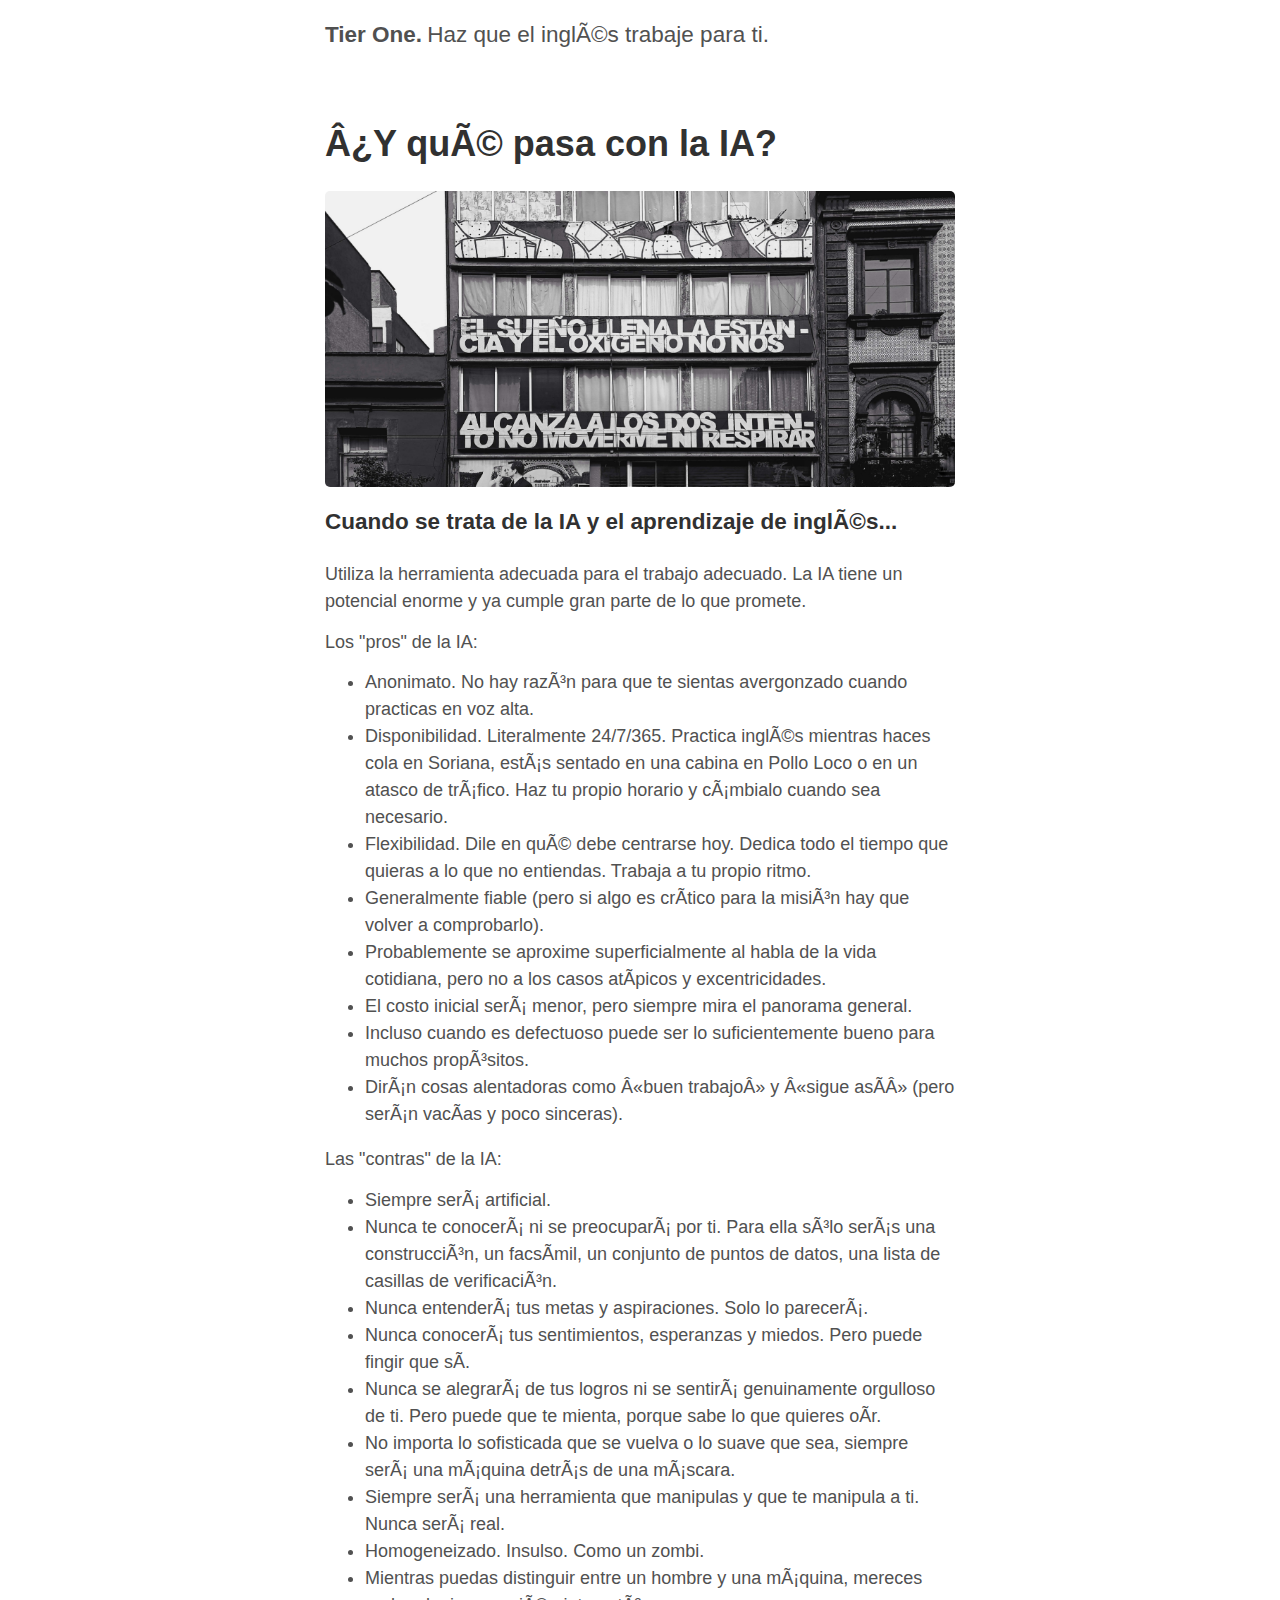
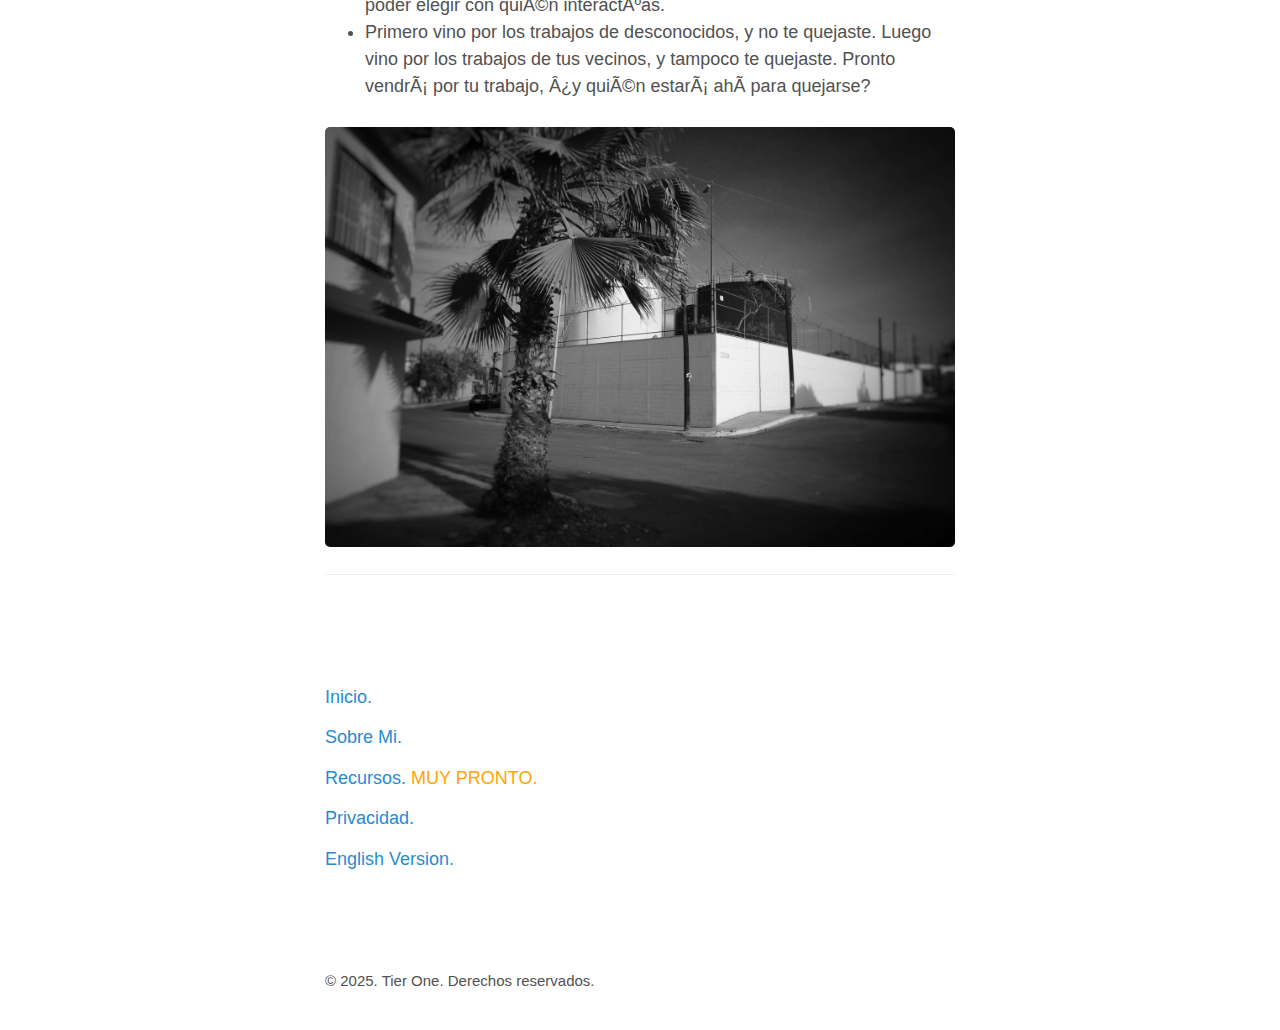
<file: es/IA.html>
<!doctype html>
<html prefix="og: https://ogp.me/ns#">

	<head>
		<meta charset='UTF-8.html'>
		<meta name='viewport' content='width=device-width initial-scale=1.html'>
		<title>Tier One</title>
		<link rel="stylesheet" href="../styles.css">
		<link rel="apple-touch-icon" sizes="180x180" href="../favicon_io/apple-touch-icon.png">
		<link rel="icon" type="image/png" sizes="32x32" href="../favicon_io/favicon-32x32.png">
		<link rel="icon" type="image/png" sizes="16x16" href="../favicon_io/favicon-16x16.png">
		<link rel="manifest" href="../favicon_io/site.webmanifest">
		<meta property="og:title" content="¿Y qué pasa con la IA?" />
		<meta property="og:type" content="website" />
		<meta property="og:url" content="https://wallaceheller.github.io/tier-one-english/es/recursos.html" />
		<meta property="og:image" content="https://wallaceheller.github.io/tier-one-english/img/share.jpg" name="image">
		<link rel="canonical" href="https://wallaceheller.github.io/tier-one-english/es/recursos.html" />
	</head>

	<body>
		<div class="container content">
			<header class="masthead">
				<h3 class="masthead-title" style="display:inline-block;">
					Tier One.</h3>
                    <span style="display:inline-block;font-size:1.25rem;">Haz que el inglés trabaje para&nbsp;ti.</span>
			</header>
			<h1>¿Y qué pasa con la IA?</h1>
			<img src="../img/ai-1.jpg">
			<p class="caption"></p>
			<br>
			<h3>Cuando se trata de la IA y el aprendizaje de inglés...</h3>
			<p>Utiliza la herramienta adecuada para el trabajo adecuado. La IA tiene un potencial enorme y ya cumple gran parte de lo que promete.</p>
			<p>Los "pros" de la IA:
				<ul>
					<li>Anonimato. No hay razón para que te sientas avergonzado cuando practicas en voz alta.</li>
					<li>Disponibilidad. Literalmente 24/7/365. Practica inglés mientras haces cola en Soriana, estás sentado en una cabina en Pollo Loco o en un atasco de tráfico. Haz tu propio horario y cámbialo cuando sea necesario.</li>
					<li>Flexibilidad. Dile en qué debe centrarse hoy. Dedica todo el tiempo que quieras a lo que no entiendas. Trabaja a tu propio ritmo.</li>
					<li>Generalmente fiable (pero si algo es crítico para la misión hay que volver a comprobarlo).</li>
					<li>Probablemente se aproxime superficialmente al habla de la vida cotidiana, pero no a los casos atípicos y excentricidades.</li>
					<li>El costo inicial será menor, pero siempre mira el panorama general.</li>
					<li>Incluso cuando es defectuoso puede ser lo suficientemente bueno para muchos propósitos.</li>
					<li>Dirán cosas alentadoras como «buen trabajo» y «sigue así» (pero serán vacías y poco sinceras).</li>
				</ul>
			</p>
			<p>Las "contras" de la IA:
				<ul>
					<li>Siempre será artificial.</li>
					<li>Nunca te conocerá ni se preocupará por ti. Para ella sólo serás una construcción, un facsímil, un conjunto de puntos de datos, una lista de casillas de verificación.</li>
					<li>Nunca entenderá tus metas y aspiraciones. Solo lo parecerá.</li>
					<li>Nunca conocerá tus sentimientos, esperanzas y miedos. Pero puede fingir que sí.</li>
					<li>Nunca se alegrará de tus logros ni se sentirá genuinamente orgulloso de ti. Pero puede que te mienta, porque sabe lo que quieres oír.</li>
					<li>No importa lo sofisticada que se vuelva o lo suave que sea, siempre será una máquina detrás de una máscara.</li>
					<li>Siempre será una herramienta que manipulas y que te manipula a ti. Nunca será real.</li>
					<li>Homogeneizado. Insulso. Como un zombi.</li>
					<li>Mientras puedas distinguir entre un hombre y una máquina, mereces poder elegir con quién interactúas.</li>
					<li>Primero vino por los trabajos de desconocidos, y no te quejaste. Luego vino por los trabajos de tus vecinos, y tampoco te quejaste. Pronto vendrá por tu trabajo, ¿y quién estará ahí para quejarse?</li>
				</ul>
			</p>
			<img src="../img/ai-2.jpg">
			<hr>
            <p>&nbsp;</p>
			<p>&nbsp;</p>
			<p><a href="index.html">Inicio.</a></p>
			<p><a href="sobre-mi.html">Sobre Mi.</a></p>
			<p><a href="recursos.html">Recursos.</a><span style="color:orange;"> MUY PRONTO.</span></p> 
			<p><a href='privacidad.html'>Privacidad.</a></p>
			<p><a href="https://wallaceheller.github.io/tier-one-english/en/index.html">English Version.</a></p>
            <p>&nbsp;</p>
			<p>&nbsp;</p>
			<footer class="footer">
				<small>
					&copy; 2025. Tier One. Derechos reservados.
				</small>
			</footer>
		</div>
	</body>

</html>
</file>
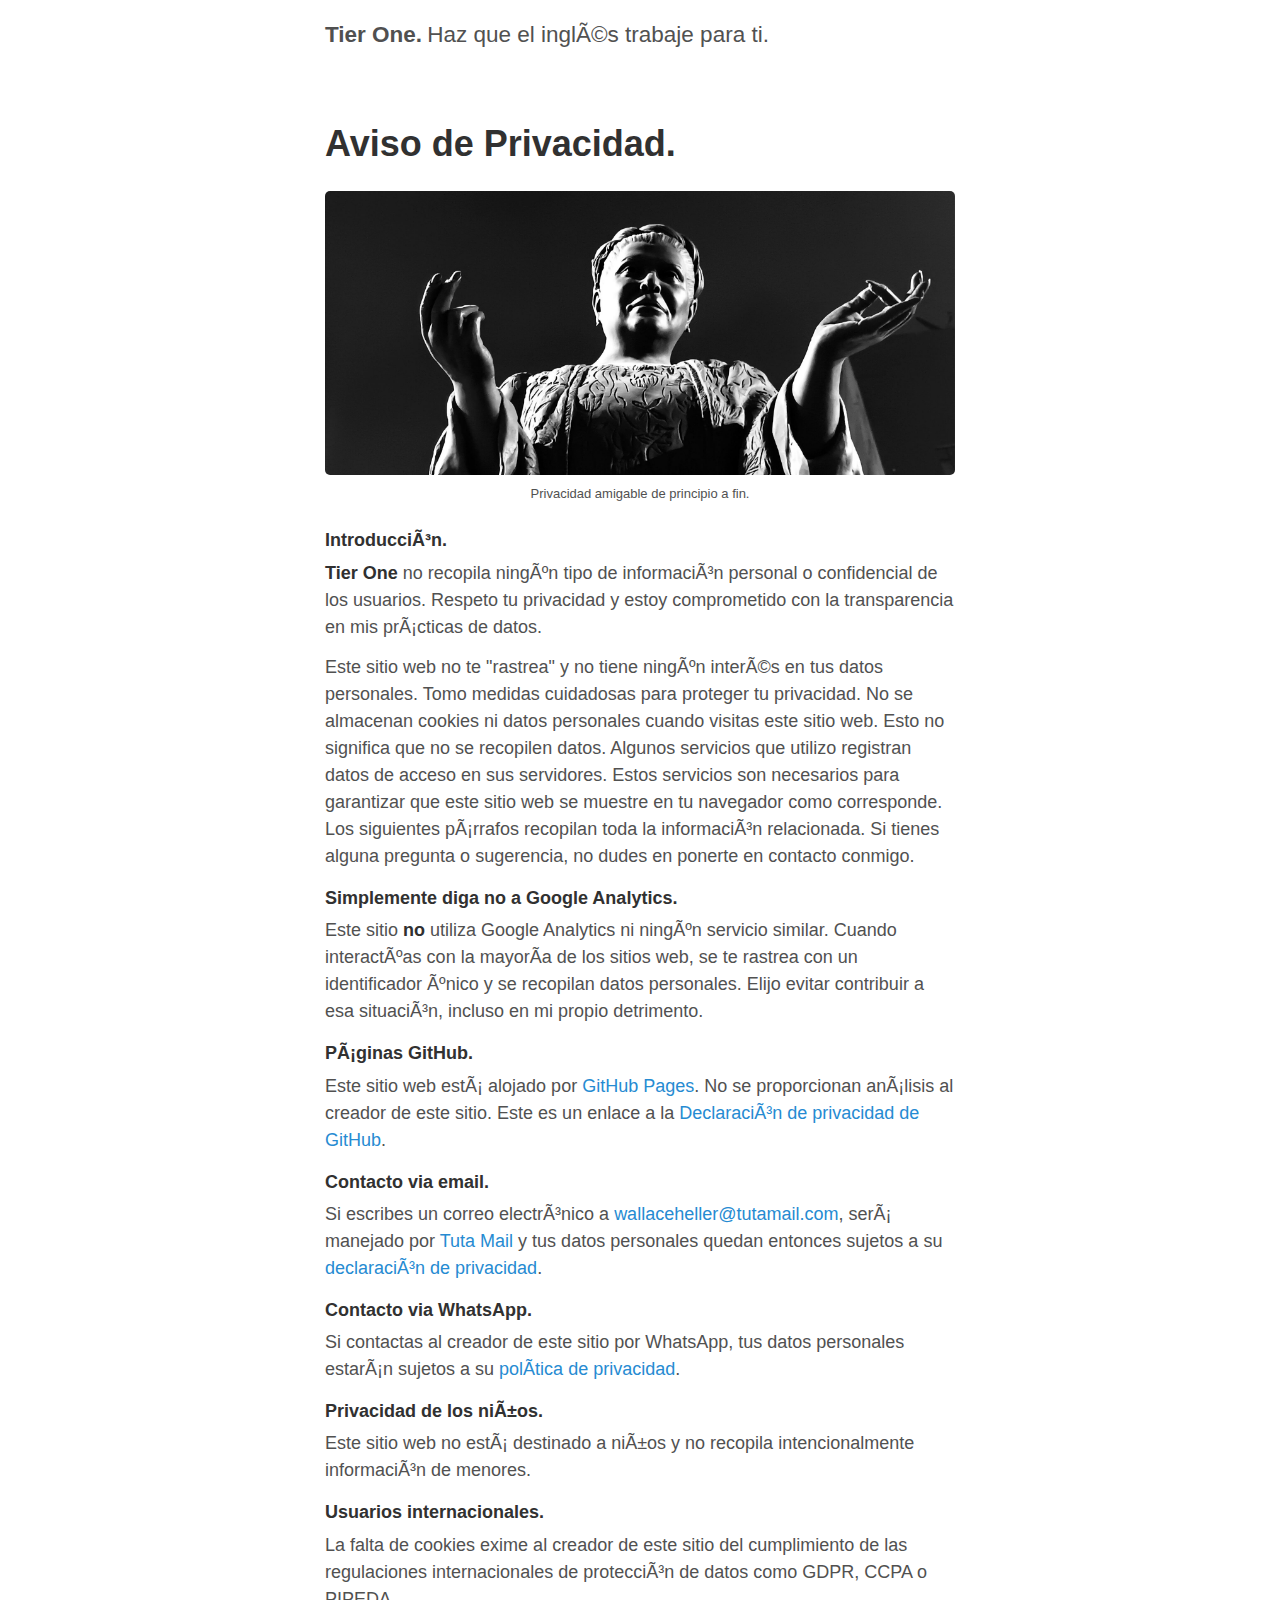
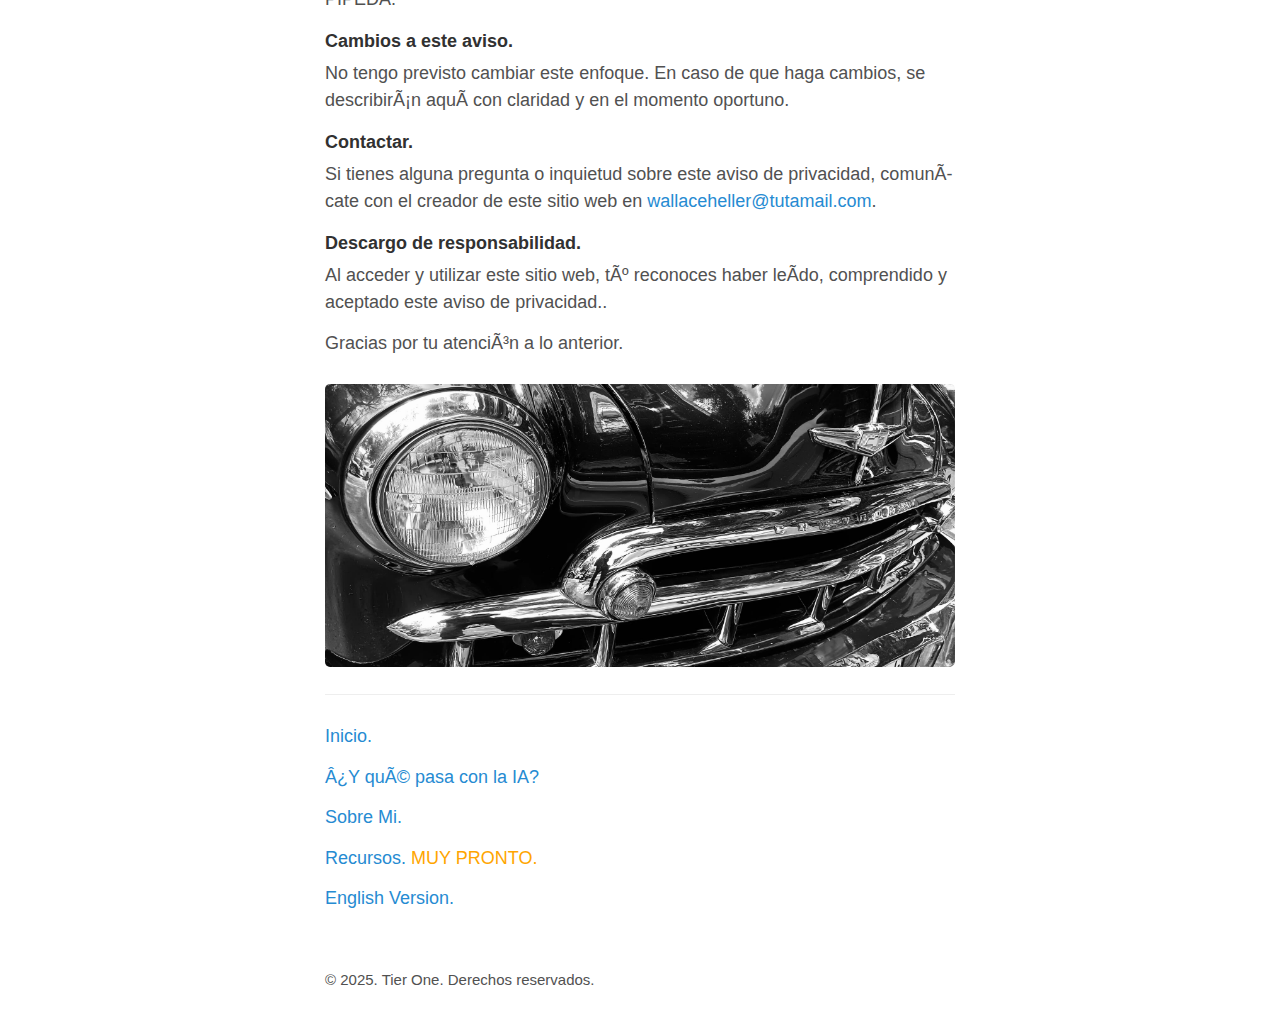
<file: es/privacidad.html>
<!doctype html>
<html prefix="og: https://ogp.me/ns#">

	<head>
		<meta charset='UTF-8.html'>
		<meta name='viewport' content='width=device-width initial-scale=1.html'>
		<title>Tier One</title>
		<link rel="stylesheet" href="../styles.css">
		<link rel="apple-touch-icon" sizes="180x180" href="../favicon_io/apple-touch-icon.png">
		<link rel="icon" type="image/png" sizes="32x32" href="../favicon_io/favicon-32x32.png">
		<link rel="icon" type="image/png" sizes="16x16" href="../favicon_io/favicon-16x16.png">
		<link rel="manifest" href="../favicon_io/site.webmanifest">
		<meta property="og:title" content="Aviso de Privacidad." />
		<meta property="og:type" content="website" />
		<meta property="og:url" content="https://wallaceheller.github.io/tier-one-english/es/privacidad.html" />
		<meta property="og:image" content="https://wallaceheller.github.io/tier-one-english/img/share.jpg" name="image">
		<link rel="canonical" href="https://wallaceheller.github.io/tier-one-english/es/privacidad.html" />
	</head>

	<body>
		<div class="container content">
			<header class="masthead">
				<h3 class="masthead-title" style="display:inline-block;">
					Tier One.</h3>
				<span style="display:inline-block;font-size:1.25rem;">Haz que el inglés trabaje para&nbsp;ti.</span>
			</header>
			<h1>Aviso de Privacidad.</h1>
			<img src="../img/privacy-1.jpg">
			<p class="caption">Privacidad amigable de principio a fin.</p>
			<h4>Introducción.</h4>
			<p><strong>Tier One</strong> no recopila ningún tipo de información personal o confidencial de los usuarios. Respeto tu privacidad y estoy comprometido con la transparencia en mis prácticas de datos.</p>
			<p>Este sitio web no te "rastrea" y no tiene ningún interés en tus datos personales. Tomo medidas cuidadosas para proteger tu privacidad. No se almacenan cookies ni datos personales cuando visitas este sitio web. Esto no significa que no se recopilen datos. Algunos servicios que utilizo registran datos de acceso en sus servidores. Estos servicios son necesarios para garantizar que este sitio web se muestre en tu navegador como corresponde. Los siguientes párrafos recopilan toda la información relacionada. Si tienes alguna pregunta o sugerencia, no dudes en ponerte en contacto conmigo.</p>
			<h4>Simplemente diga no a Google Analytics.</h4>
			<p>Este sitio <strong>no</strong> utiliza Google Analytics ni ningún servicio similar. Cuando interactúas con la mayoría de los sitios web, se te rastrea con un identificador único y se recopilan datos personales. Elijo evitar contribuir a esa situación, incluso en mi propio detrimento.</p>
			<h4>Páginas GitHub.</h4>
			<p>Este sitio web está alojado por <a href='https://pages.github.com/'>GitHub Pages</a>. No se proporcionan análisis al creador de este sitio. Este es un enlace a la <a href='https://docs.github.com/en/site-policy/privacy-policies/github-general-privacy-statement'>Declaración de privacidad de GitHub</a>.</p>
			<h4>Contacto via email.</h4>
			<p>Si escribes un correo electrónico a <a href='mailto:wallaceheller@tutamail.com' target='_blank' class='url'>wallaceheller@tutamail.com</a>, será manejado por <a href="https://tuta.com/" target="_blank">Tuta Mail</a> y tus datos personales quedan entonces sujetos a su<a href='https://tuta.com/privacy-policy'> declaración de privacidad</a>.</p>
			<h4>Contacto via WhatsApp.</h4>
			<p>Si contactas al creador de este sitio por WhatsApp, tus datos personales estarán sujetos a su <a href="https://www.whatsapp.com/legal/privacy-policy">política de privacidad</a>.</p>
			<h4>Privacidad de los niños.</h4>
			<p>Este sitio web no está destinado a niños y no recopila intencionalmente información de menores.</p>
			<h4>Usuarios internacionales.</h4>
			<p>La falta de cookies exime al creador de este sitio del cumplimiento de las regulaciones internacionales de protección de datos como GDPR, CCPA o PIPEDA.</p>
			<h4>Cambios a este aviso.</h4>
			<p>No tengo previsto cambiar este enfoque. En caso de que haga cambios, se describirán aquí con claridad y en el momento oportuno.</p>
			<h4>Contactar.</h4>
			<p>Si tienes alguna pregunta o inquietud sobre este aviso de privacidad, comunícate con el creador de este sitio web en <a href='mailto:wallaceheller@tutamail.com' target='_blank' class='url'>wallaceheller@tutamail.com</a>.</p>
			<h4>Descargo de responsabilidad.</h4>
			<p>Al acceder y utilizar este sitio web, tú reconoces haber leído, comprendido y aceptado este aviso de privacidad..</p>
			<p>Gracias por tu atención a lo anterior.</p>
			<img src="../img/privacy-2.jpg">
			<hr>
			<p><a href="index.html">Inicio.</a></p>
			<p><a href="IA.html">¿Y qué pasa con la IA?</a></p>
			<p><a href="sobre-mi.html">Sobre Mi.</a></p>
			<p><a href="recursos.html">Recursos.</a><span style="color:orange;"> MUY PRONTO.</span></p> 
			<p><a href="https://wallaceheller.github.io/tier-one-english/en/index.html">English Version.</a></p>
			<p>&nbsp;</p>
			<footer class="footer">
				<small>
					&copy; 2025. Tier One. Derechos reservados.
				</small>
			</footer>
		</div>
	</body>

</html>
</file>
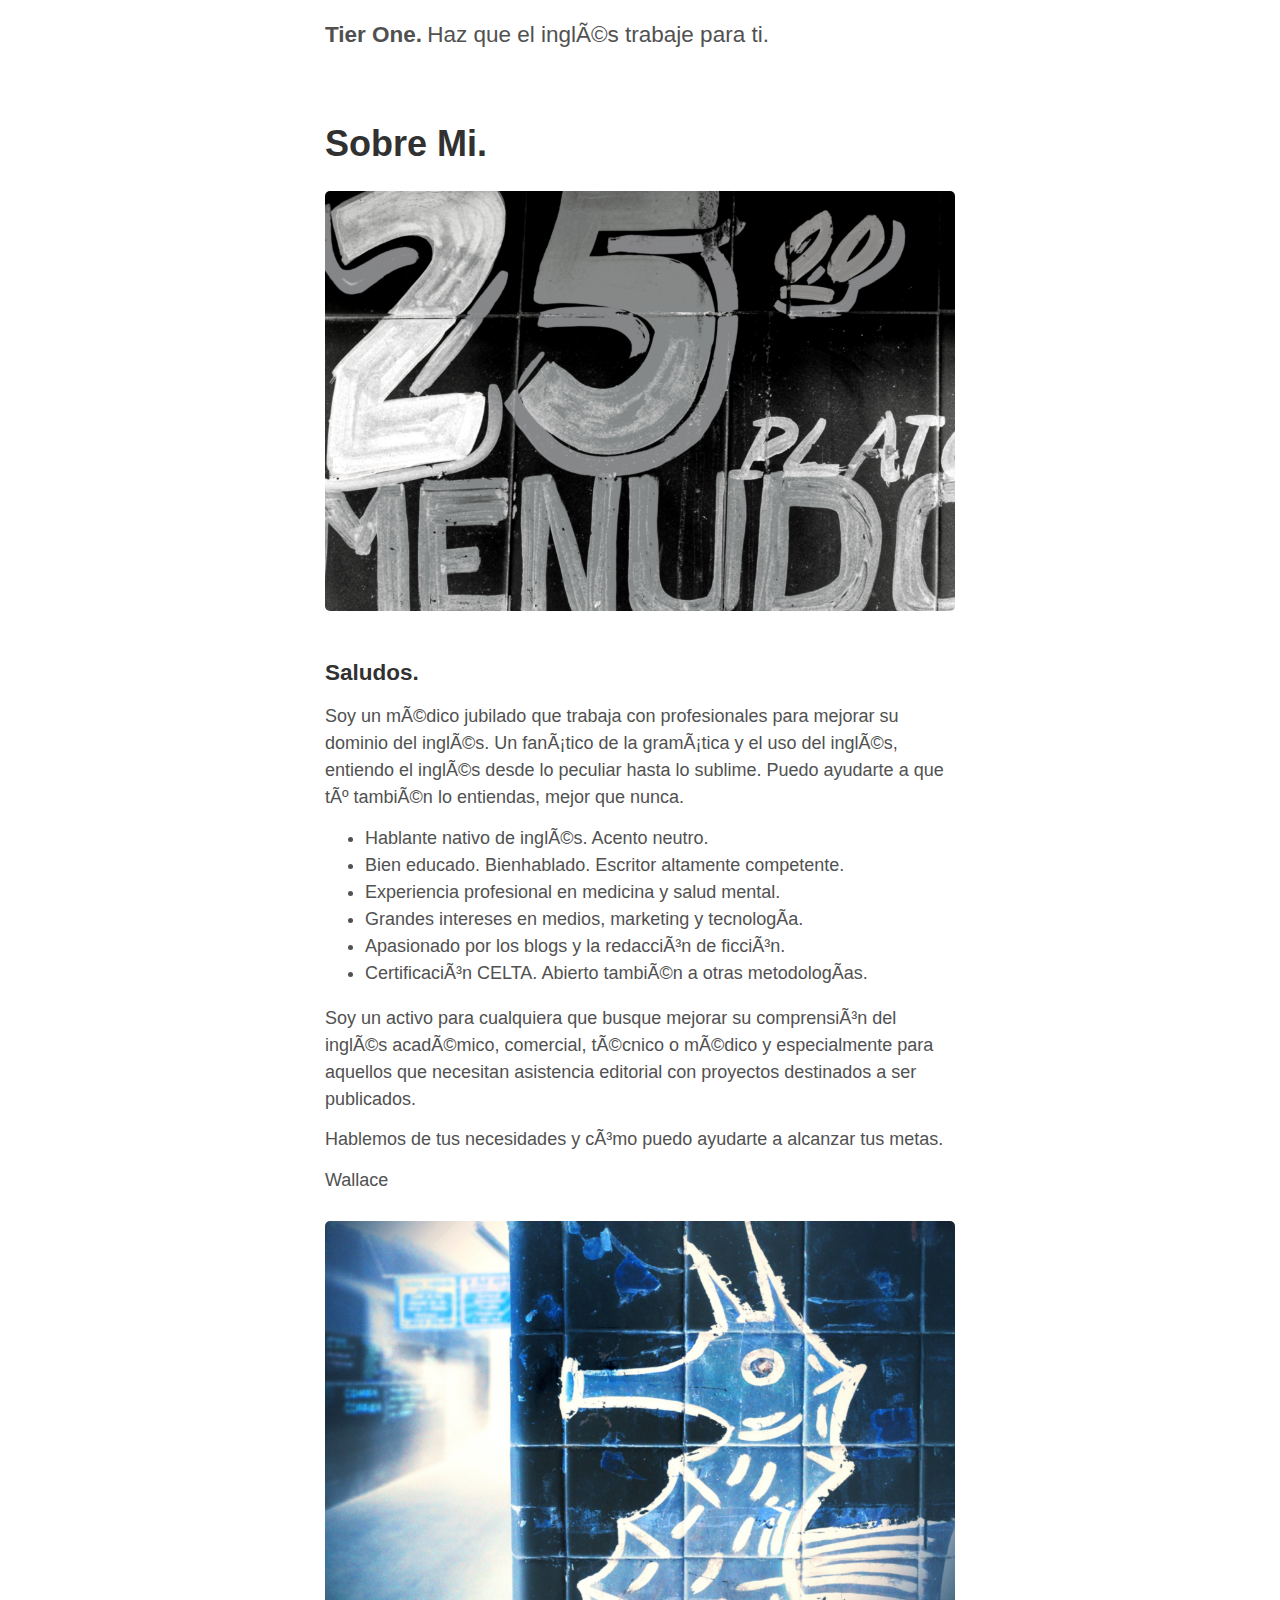
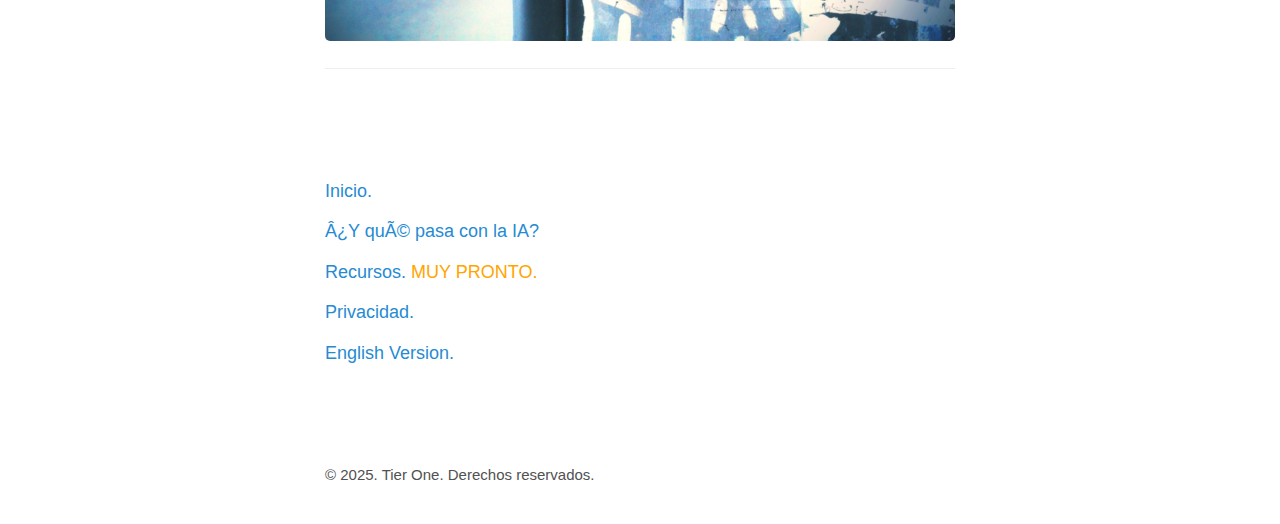
<file: es/sobre-mi.html>
<!doctype html>
<html prefix="og: https://ogp.me/ns#">

	<head>
		<meta charset='UTF-8.html'>
		<meta name='viewport' content='width=device-width initial-scale=1.html'>
		<title>Tier One</title>
		<link rel="stylesheet" href="../styles.css">
		<link rel="apple-touch-icon" sizes="180x180" href="../favicon_io/apple-touch-icon.png">
		<link rel="icon" type="image/png" sizes="32x32" href="../favicon_io/favicon-32x32.png">
		<link rel="icon" type="image/png" sizes="16x16" href="../favicon_io/favicon-16x16.png">
		<link rel="manifest" href="../favicon_io/site.webmanifest">
		<meta property="og:title" content="Sobre Mi." />
		<meta property="og:type" content="website" />
		<meta property="og:url" content="https://wallaceheller.github.io/tier-one-english/es/sobre-mi.html" />
		<meta property="og:image" content="https://wallaceheller.github.io/tier-one-english/img/share.jpg" name="image">
		<link rel="canonical" href="https://wallaceheller.github.io/tier-one-english/es/sobre-mi.html" />
	</head>

	<body>
		<div class="container content">
			<header class="masthead">
				<h3 class="masthead-title" style="display:inline-block;">
					Tier One.</h3>
                    <span style="display:inline-block;font-size:1.25rem;">Haz que el inglés trabaje para&nbsp;ti.</span>
			</header>
			<h1>Sobre Mi.</h1>
			<img src="../img/about-1-neg.jpg">
			<p class="caption"></p>
			<br>
			<h3 style="margin: 0.5rem 0;">Saludos.</h3>
			<p>Soy un médico jubilado que trabaja con profesionales para mejorar su dominio del inglés. Un fanático de la gramática y el uso del inglés, entiendo el inglés desde lo peculiar hasta lo sublime. Puedo ayudarte a que tú también lo entiendas, mejor que nunca.</p>
			<p>
				<ul>
					<li>Hablante nativo de inglés. Acento neutro.</li>
					<li>Bien educado. Bienhablado. Escritor altamente competente.</li>
					<li>Experiencia profesional en medicina y salud mental.</li>
					<li>Grandes intereses en medios, marketing y tecnología.</li>
					<li>Apasionado por los blogs y la redacción de ficción.</li>
					<li>Certificación CELTA. Abierto también a otras metodologías.</li>
				</ul>
			</p>
			<p>Soy un activo para cualquiera que busque mejorar su comprensión del inglés académico, comercial, técnico o médico y especialmente para aquellos que necesitan asistencia editorial con proyectos destinados a ser publicados.</p>
			<p>Hablemos de tus necesidades y cómo puedo ayudarte a alcanzar tus metas.</p>
			<p>Wallace</p>
			<img src="../img/about-2-neg.jpg">
			<hr>
			<p>&nbsp;</p>
			<p>&nbsp;</p>
			<p><a href="index.html">Inicio.</a></p>
			<p><a href="IA.html">¿Y qué pasa con la IA?</a></p>
			<p><a href="recursos.html">Recursos.</a><span style="color:orange;"> MUY PRONTO.</span></p> 
			<p><a href='privacidad.html'>Privacidad.</a></p>
			<p><a href="https://wallaceheller.github.io/tier-one-english/en/index.html">English Version.</a></p>
            <p>&nbsp;</p>
			<p>&nbsp;</p>
			<footer class="footer">
				<small>
					&copy; 2025. Tier One. Derechos reservados.
				</small>
			</footer>
		</div>
	</body>

</html>
</file>
<file: styles.css>
* {
    -webkit-box-sizing: border-box;
    -moz-box-sizing: border-box;
    box-sizing: border-box
}

html,body {
    margin: 0;
    padding: 0
}

html {
    font-family: "Helvetica Neue", Helvetica, Arial, sans-serif;
    font-size: 16px;
    line-height: 1.5
}

@media (min-width: 38em) {
    html {
        font-size:18px
    }
}

body {
    color: #515151;
    background-color: #fff;
    -webkit-text-size-adjust: 100%;
    -ms-text-size-adjust: 100%
}

a {
    color: #268bd2;
    text-decoration: none
}

a:hover,a:focus {
    text-decoration: underline
}

a strong {
    color: inherit
}

img {
    display: block;
    max-width: 100%;
    margin: 1.5rem 0 1.5rem 0;
    border-radius: 5px
}

.hero-image {
    background-image: url("img/bg8-alt.jpg"); /* The image used */
    background-color: #cccccc; /* Used if the image is unavailable */
    height: 100vh; /* You must set a specified height */
    background-position: center; /* Center the image */
    background-repeat: no-repeat; /* Do not repeat the image */
    background-size: cover; /* Resize the background image to cover the entire container */
  }

table {
    margin-bottom: 1rem;
    width: 100%;
    font-size: 85%;
    border: 1px solid #e5e5e5;
    border-collapse: collapse
}

td,th {
    padding: .25rem .5rem;
    border: 1px solid #e5e5e5;
}

th {
    text-align: left;
}

tbody tr:nth-child(odd) td,tbody tr:nth-child(odd) th {
    background-color: #f9f9f9
}

h1,h2,h3,h4,h5,h6 {
    font-weight: bold;
    line-height: 1.125;
    color: #313131;
    text-rendering: optimizeLegibility
}

h1 {
    font-size: 2rem;
    line-height:1.125;
}

h2 {
    font-size: 1.5rem;
}

h3 {
    font-size: 1.25rem;
    line-height: 1.5;
    margin-top: -1rem;
}

h4,h5,h6 {
    margin-top: 1rem;
    margin-bottom: -0.25rem;
    font-size: 1rem;
}

p {
    margin-top: 0.75rem;
    margin-bottom: 0.75rem;
}

p.caption {
    font-size: small;
    text-align: center;
    margin-top: -1rem;
    margin-bottom: 1.5rem;
}

p.TOC {
    margin-top: 1.5rem;
    margin-bottom: 1.5rem;
}

strong {
    color: #303030
}

ul,ol,dl {
    margin-top: 0;
    margin-bottom: 1rem;
}

dt {
    font-weight: bold
}

dd {
    margin-bottom: .5rem;
}

hr {
    position: relative;
    margin: 1.5rem 0;
    border: 0;
    border-top: 1px solid #eee;
    border-bottom: 1px solid #fff
}

abbr {
    font-size: 85%;
    font-weight: bold;
    color: #555;
    text-transform: uppercase
}

abbr[title] {
    cursor: help;
    border-bottom: 1px dotted #e5e5e5
}

blockquote {
    padding: .5rem 1rem;
    margin: .8rem 0;
    color: #7a7a7a;
    border-left: .25rem solid #e5e5e5
}

blockquote p:last-child {
    margin-bottom: 0
}

@media (min-width: 30em) {
    blockquote {
        padding-right:5rem;
        padding-left: 1.25rem
    }
}

a[href^="#fn:"],a[href^="#fnref:"] {
    display: inline-block;
    margin-left: .1rem;
    font-weight: bold
}

.footnotes {
    margin-top: 2rem;
    font-size: 85%
}

.lead {
    font-size: 1.25rem;
    font-weight: 300
}

.highlight .hll {
    background-color: #ffc
}

.highlight .c {
    color: #999
}

.highlight .err {
    color: #a00;
    background-color: #faa
}

.highlight .k {
    color: #069
}

.highlight .o {
    color: #555
}

.highlight .cm {
    color: #09f;
    font-style: italic
}

.highlight .cp {
    color: #099
}

.highlight .c1 {
    color: #999
}

.highlight .cs {
    color: #999
}

.highlight .gd {
    background-color: #fcc;
    border: 1px solid #c00
}

.highlight .ge {
    font-style: italic
}

.highlight .gr {
    color: red
}

.highlight .gh {
    color: #030
}

.highlight .gi {
    background-color: #cfc;
    border: 1px solid #0c0
}

.highlight .go {
    color: #aaa
}

.highlight .gp {
    color: #009
}

.highlight .gu {
    color: #030
}

.highlight .gt {
    color: #9c6
}

.highlight .kc {
    color: #069
}

.highlight .kd {
    color: #069
}

.highlight .kn {
    color: #069
}

.highlight .kp {
    color: #069
}

.highlight .kr {
    color: #069
}

.highlight .kt {
    color: #078
}

.highlight .m {
    color: #f60
}

.highlight .s {
    color: #d44950
}

.highlight .na {
    color: #4f9fcf
}

.highlight .nb {
    color: #366
}

.highlight .nc {
    color: #0a8
}

.highlight .no {
    color: #360
}

.highlight .nd {
    color: #99f
}

.highlight .ni {
    color: #999
}

.highlight .ne {
    color: #c00
}

.highlight .nf {
    color: #c0f
}

.highlight .nl {
    color: #99f
}

.highlight .nn {
    color: #0cf
}

.highlight .nt {
    color: #2f6f9f
}

.highlight .nv {
    color: #033
}

.highlight .ow {
    color: #000
}

.highlight .w {
    color: #bbb
}

.highlight .mf {
    color: #f60
}

.highlight .mh {
    color: #f60
}

.highlight .mi {
    color: #f60
}

.highlight .mo {
    color: #f60
}

.highlight .sb {
    color: #c30
}

.highlight .sc {
    color: #c30
}

.highlight .sd {
    color: #c30;
    font-style: italic
}

.highlight .s2 {
    color: #c30
}

.highlight .se {
    color: #c30
}

.highlight .sh {
    color: #c30
}

.highlight .si {
    color: #a00
}

.highlight .sx {
    color: #c30
}

.highlight .sr {
    color: #3aa
}

.highlight .s1 {
    color: #c30
}

.highlight .ss {
    color: #fc3
}

.highlight .bp {
    color: #366
}

.highlight .vc {
    color: #033
}

.highlight .vg {
    color: #033
}

.highlight .vi {
    color: #033
}

.highlight .il {
    color: #f60
}

.css .o,.css .o+.nt,.css .nt+.nt {
    color: #999
}

code,pre {
    font-family: Menlo, Monaco, "Courier New", monospace
}

code {
    padding: .25em .5em;
    font-size: 85%;
    color: #bf616a;
    background-color: #f9f9f9;
    border-radius: 3px
}

pre {
    margin-top: 0;
    margin-bottom: 1rem
}

pre code {
    padding: 0;
    font-size: 100%;
    color: inherit;
    background-color: transparent
}

.highlight {
    padding: 1rem;
    margin-bottom: 1rem;
    font-size: .8rem;
    line-height: 1.4;
    background-color: #f9f9f9;
    border-radius: .25rem
}

.highlight pre {
    margin-bottom: 0;
    overflow-x: auto
}

.highlight .lineno {
    display: inline-block;
    padding-right: .75rem;
    padding-left: .25rem;
    color: #999;
    -webkit-user-select: none;
    -moz-user-select: none;
    user-select: none
}

.container {
    max-width: 38rem;
    padding-left: 1.5rem;
    padding-right: 1.5rem;
    margin-left: auto;
    margin-right: auto
}

footer {
    margin-bottom: 2rem
}

.masthead {
    padding-top: 1rem;
    padding-bottom: 1rem;
    margin-bottom: 3rem
}

.masthead-title {
    margin-top: 0;
    margin-bottom: 0;
    color: #505050
}

.masthead-title a {
    color: #505050
}

.masthead-title small {
    font-size: 75%;
    font-weight: 400;
    color: #c0c0c0;
    letter-spacing: 0
}

.page,.post {
    margin-bottom: 4em
}

.page-title,.post-title,.post-title a {
    color: #303030
}

.page-title,.post-title {
    margin-top: 0
}

.post-date {
    display: block;
    margin-top: -.5rem;
    margin-bottom: 1rem;
    color: #9a9a9a
}

.related {
    padding-top: 2rem;
    padding-bottom: 2rem;
    border-top: 1px solid #eee
}

.related-posts {
    padding-left: 0;
    list-style: none
}

.related-posts h3 {
    margin-top: 0
}

.related-posts li small {
    font-size: 75%;
    color: #999
}

.related-posts li a:hover {
    color: #268bd2;
    text-decoration: none
}

.related-posts li a:hover small {
    color: inherit
}

.pagination {
    overflow: hidden;
    margin: 0 -1.5rem 1rem;
    font-family: "PT Sans", Helvetica, Arial, sans-serif;
    color: #ccc;
    text-align: center
}

.pagination-item {
    display: block;
    padding: 1rem;
    border: solid #eee;
    border-width: 1px 0
}

.pagination-item:first-child {
    margin-bottom: -1px
}

a.pagination-item:hover {
    background-color: #f5f5f5
}

@media (min-width: 30em) {
    .pagination {
        margin:3rem 0
    }

    .pagination-item {
        float: left;
        width: 50%;
        border-width: 1px
    }

    .pagination-item:first-child {
        margin-bottom: 0;
        border-top-left-radius: 4px;
        border-bottom-left-radius: 4px
    }

    .pagination-item:last-child {
        margin-left: -1px;
        border-top-right-radius: 4px;
        border-bottom-right-radius: 4px
    }

}

.message {
    margin-bottom: 1rem;
    padding: 1rem;
    color: #717171;
    background-color: #f9f9f9
}

@media (orientation: portrait) {
    #contact {
    font-size: small;
    padding-left: 1rem;
    }
}
</file>
<file: entrada/styles.css>
* {
    -webkit-box-sizing: border-box;
    -moz-box-sizing: border-box;
    box-sizing: border-box
}

html,body {
    margin: 0;
    padding: 0
}

html {
    font-family: "Helvetica Neue", Helvetica, Arial, sans-serif;
    font-size: 16px;
    line-height: 1.5
}

@media (min-width: 38em) {
    html {
        font-size:18px
    }
}

body {
    color: #515151;
    background-color: #fff;
    -webkit-text-size-adjust: 100%;
    -ms-text-size-adjust: 100%
}

a {
    color: #268bd2;
    text-decoration: none
}

a:hover,a:focus {
    text-decoration: underline
}

a strong {
    color: inherit
}

img {
    display: block;
    max-width: 100%;
    margin: 1.5rem 0 1.5rem 0;
    border-radius: 5px
}

.hero-image {
    background-image: url("img/bg8-alt.jpg"); /* The image used */
    background-color: #cccccc; /* Used if the image is unavailable */
    height: 100vh; /* You must set a specified height */
    background-position: center; /* Center the image */
    background-repeat: no-repeat; /* Do not repeat the image */
    background-size: cover; /* Resize the background image to cover the entire container */
  }

table {
    margin-bottom: 1rem;
    width: 100%;
    font-size: 85%;
    border: 1px solid #e5e5e5;
    border-collapse: collapse
}

td,th {
    padding: .25rem .5rem;
    border: 1px solid #e5e5e5;
}

th {
    text-align: left;
}

tbody tr:nth-child(odd) td,tbody tr:nth-child(odd) th {
    background-color: #f9f9f9
}

h1,h2,h3,h4,h5,h6 {
    font-weight: bold;
    line-height: 1.125;
    color: #313131;
    text-rendering: optimizeLegibility
}

h1 {
    font-size: 2rem;
    line-height:1.125;
}

h2 {
    font-size: 1.5rem;
}

h3 {
    font-size: 1.25rem;
    line-height: 1.5;
    margin-top: -1rem;
}

h4,h5,h6 {
    margin-top: 1rem;
    margin-bottom: -0.25rem;
    font-size: 1rem;
}

p {
    margin-top: 0.75rem;
    margin-bottom: 0.75rem;
}

p.caption {
    font-size: small;
    text-align: center;
    margin-top: -1rem;
    margin-bottom: 1.5rem;
}

p.TOC {
    margin-top: 1.5rem;
    margin-bottom: 1.5rem;
}

strong {
    color: #303030
}

ul,ol,dl {
    margin-top: 0;
    margin-bottom: 1rem;
}

dt {
    font-weight: bold
}

dd {
    margin-bottom: .5rem;
}

hr {
    position: relative;
    margin: 1.5rem 0;
    border: 0;
    border-top: 1px solid #eee;
    border-bottom: 1px solid #fff
}

abbr {
    font-size: 85%;
    font-weight: bold;
    color: #555;
    text-transform: uppercase
}

abbr[title] {
    cursor: help;
    border-bottom: 1px dotted #e5e5e5
}

blockquote {
    padding: .5rem 1rem;
    margin: .8rem 0;
    color: #7a7a7a;
    border-left: .25rem solid #e5e5e5
}

blockquote p:last-child {
    margin-bottom: 0
}

@media (min-width: 30em) {
    blockquote {
        padding-right:5rem;
        padding-left: 1.25rem
    }
}

a[href^="#fn:"],a[href^="#fnref:"] {
    display: inline-block;
    margin-left: .1rem;
    font-weight: bold
}

.footnotes {
    margin-top: 2rem;
    font-size: 85%
}

.lead {
    font-size: 1.25rem;
    font-weight: 300
}

.highlight .hll {
    background-color: #ffc
}

.highlight .c {
    color: #999
}

.highlight .err {
    color: #a00;
    background-color: #faa
}

.highlight .k {
    color: #069
}

.highlight .o {
    color: #555
}

.highlight .cm {
    color: #09f;
    font-style: italic
}

.highlight .cp {
    color: #099
}

.highlight .c1 {
    color: #999
}

.highlight .cs {
    color: #999
}

.highlight .gd {
    background-color: #fcc;
    border: 1px solid #c00
}

.highlight .ge {
    font-style: italic
}

.highlight .gr {
    color: red
}

.highlight .gh {
    color: #030
}

.highlight .gi {
    background-color: #cfc;
    border: 1px solid #0c0
}

.highlight .go {
    color: #aaa
}

.highlight .gp {
    color: #009
}

.highlight .gu {
    color: #030
}

.highlight .gt {
    color: #9c6
}

.highlight .kc {
    color: #069
}

.highlight .kd {
    color: #069
}

.highlight .kn {
    color: #069
}

.highlight .kp {
    color: #069
}

.highlight .kr {
    color: #069
}

.highlight .kt {
    color: #078
}

.highlight .m {
    color: #f60
}

.highlight .s {
    color: #d44950
}

.highlight .na {
    color: #4f9fcf
}

.highlight .nb {
    color: #366
}

.highlight .nc {
    color: #0a8
}

.highlight .no {
    color: #360
}

.highlight .nd {
    color: #99f
}

.highlight .ni {
    color: #999
}

.highlight .ne {
    color: #c00
}

.highlight .nf {
    color: #c0f
}

.highlight .nl {
    color: #99f
}

.highlight .nn {
    color: #0cf
}

.highlight .nt {
    color: #2f6f9f
}

.highlight .nv {
    color: #033
}

.highlight .ow {
    color: #000
}

.highlight .w {
    color: #bbb
}

.highlight .mf {
    color: #f60
}

.highlight .mh {
    color: #f60
}

.highlight .mi {
    color: #f60
}

.highlight .mo {
    color: #f60
}

.highlight .sb {
    color: #c30
}

.highlight .sc {
    color: #c30
}

.highlight .sd {
    color: #c30;
    font-style: italic
}

.highlight .s2 {
    color: #c30
}

.highlight .se {
    color: #c30
}

.highlight .sh {
    color: #c30
}

.highlight .si {
    color: #a00
}

.highlight .sx {
    color: #c30
}

.highlight .sr {
    color: #3aa
}

.highlight .s1 {
    color: #c30
}

.highlight .ss {
    color: #fc3
}

.highlight .bp {
    color: #366
}

.highlight .vc {
    color: #033
}

.highlight .vg {
    color: #033
}

.highlight .vi {
    color: #033
}

.highlight .il {
    color: #f60
}

.css .o,.css .o+.nt,.css .nt+.nt {
    color: #999
}

code,pre {
    font-family: Menlo, Monaco, "Courier New", monospace
}

code {
    padding: .25em .5em;
    font-size: 85%;
    color: #bf616a;
    background-color: #f9f9f9;
    border-radius: 3px
}

pre {
    margin-top: 0;
    margin-bottom: 1rem
}

pre code {
    padding: 0;
    font-size: 100%;
    color: inherit;
    background-color: transparent
}

.highlight {
    padding: 1rem;
    margin-bottom: 1rem;
    font-size: .8rem;
    line-height: 1.4;
    background-color: #f9f9f9;
    border-radius: .25rem
}

.highlight pre {
    margin-bottom: 0;
    overflow-x: auto
}

.highlight .lineno {
    display: inline-block;
    padding-right: .75rem;
    padding-left: .25rem;
    color: #999;
    -webkit-user-select: none;
    -moz-user-select: none;
    user-select: none
}

.container {
    max-width: 38rem;
    padding-left: 1.5rem;
    padding-right: 1.5rem;
    margin-left: auto;
    margin-right: auto
}

footer {
    margin-bottom: 2rem
}

.masthead {
    padding-top: 1rem;
    padding-bottom: 1rem;
    margin-bottom: 3rem
}

.masthead-title {
    margin-top: 0;
    margin-bottom: 0;
    color: #505050
}

.masthead-title a {
    color: #505050
}

.masthead-title small {
    font-size: 75%;
    font-weight: 400;
    color: #c0c0c0;
    letter-spacing: 0
}

.page,.post {
    margin-bottom: 4em
}

.page-title,.post-title,.post-title a {
    color: #303030
}

.page-title,.post-title {
    margin-top: 0
}

.post-date {
    display: block;
    margin-top: -.5rem;
    margin-bottom: 1rem;
    color: #9a9a9a
}

.related {
    padding-top: 2rem;
    padding-bottom: 2rem;
    border-top: 1px solid #eee
}

.related-posts {
    padding-left: 0;
    list-style: none
}

.related-posts h3 {
    margin-top: 0
}

.related-posts li small {
    font-size: 75%;
    color: #999
}

.related-posts li a:hover {
    color: #268bd2;
    text-decoration: none
}

.related-posts li a:hover small {
    color: inherit
}

.pagination {
    overflow: hidden;
    margin: 0 -1.5rem 1rem;
    font-family: "PT Sans", Helvetica, Arial, sans-serif;
    color: #ccc;
    text-align: center
}

.pagination-item {
    display: block;
    padding: 1rem;
    border: solid #eee;
    border-width: 1px 0
}

.pagination-item:first-child {
    margin-bottom: -1px
}

a.pagination-item:hover {
    background-color: #f5f5f5
}

@media (min-width: 30em) {
    .pagination {
        margin:3rem 0
    }

    .pagination-item {
        float: left;
        width: 50%;
        border-width: 1px
    }

    .pagination-item:first-child {
        margin-bottom: 0;
        border-top-left-radius: 4px;
        border-bottom-left-radius: 4px
    }

    .pagination-item:last-child {
        margin-left: -1px;
        border-top-right-radius: 4px;
        border-bottom-right-radius: 4px
    }

}

.message {
    margin-bottom: 1rem;
    padding: 1rem;
    color: #717171;
    background-color: #f9f9f9
}

@media (orientation: portrait) {
    #contact {
    font-size: small;
    padding-left: 1rem;
    }
}
</file>
